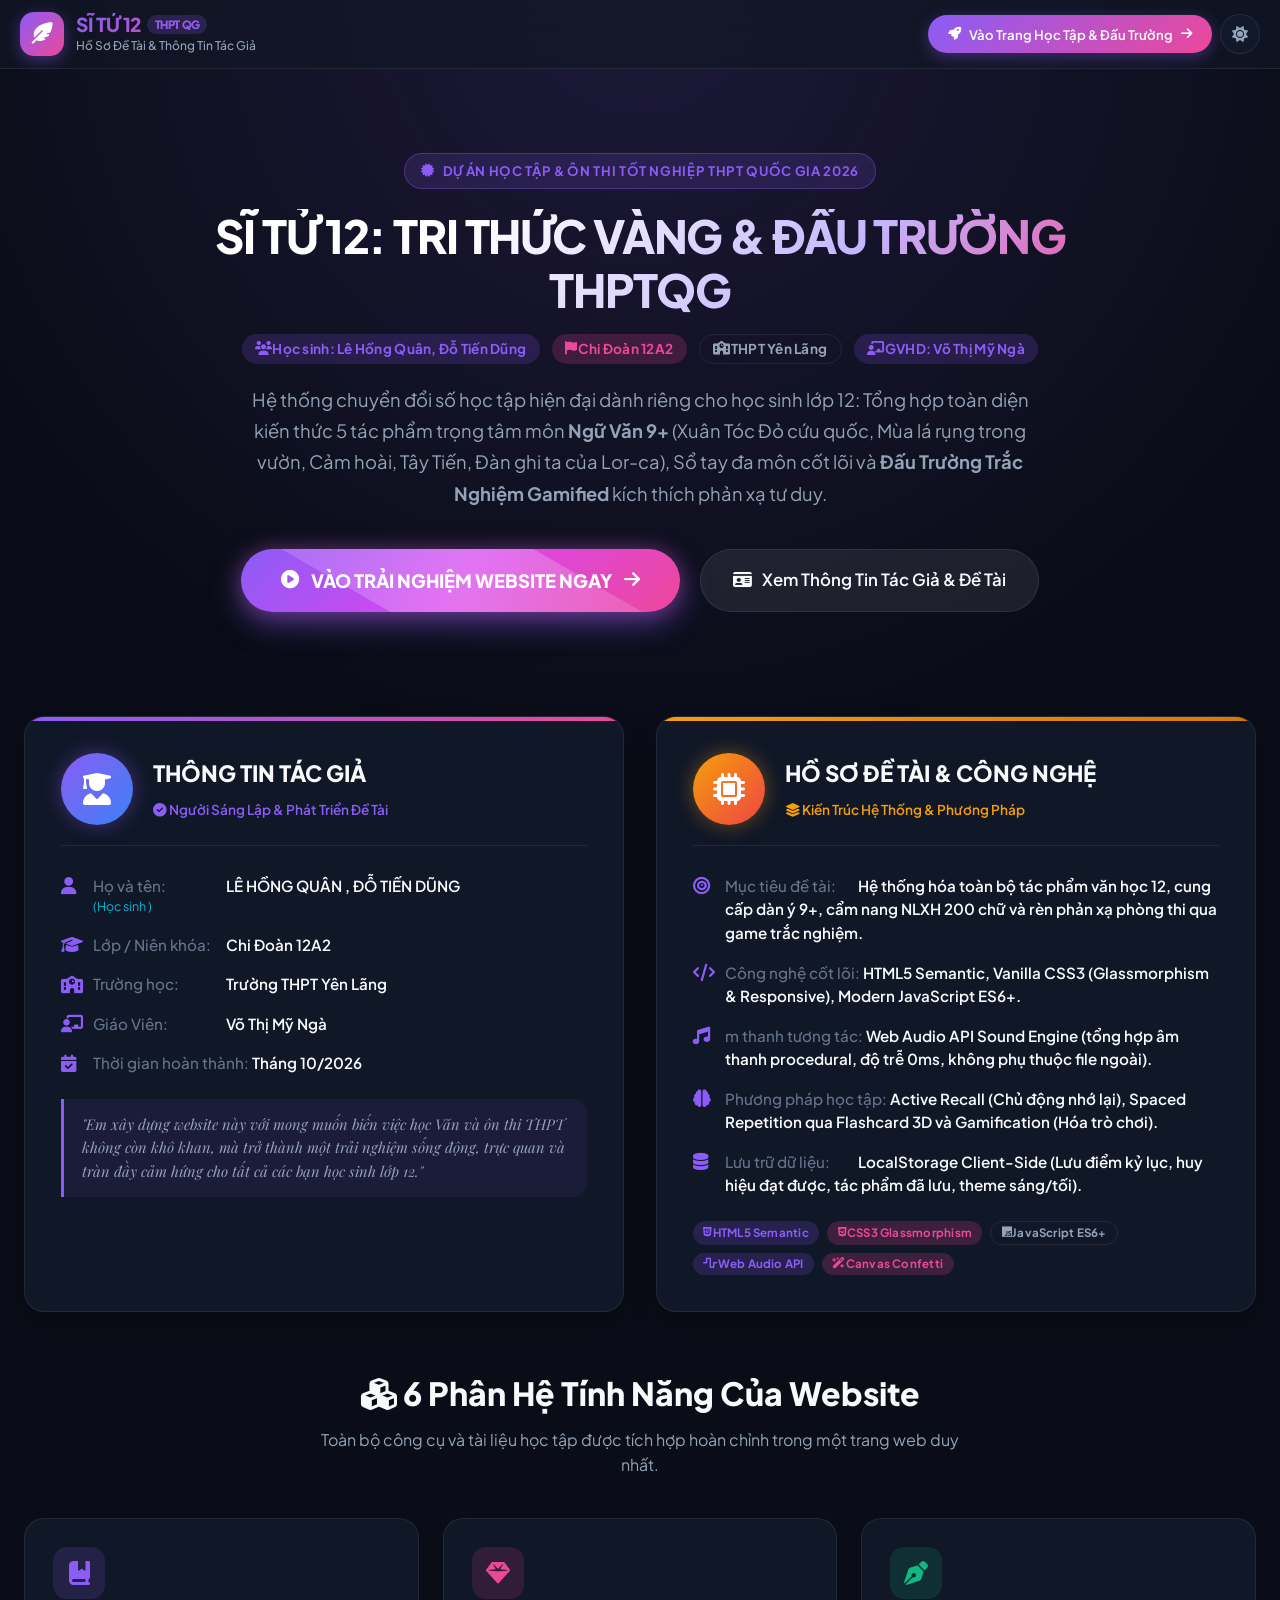
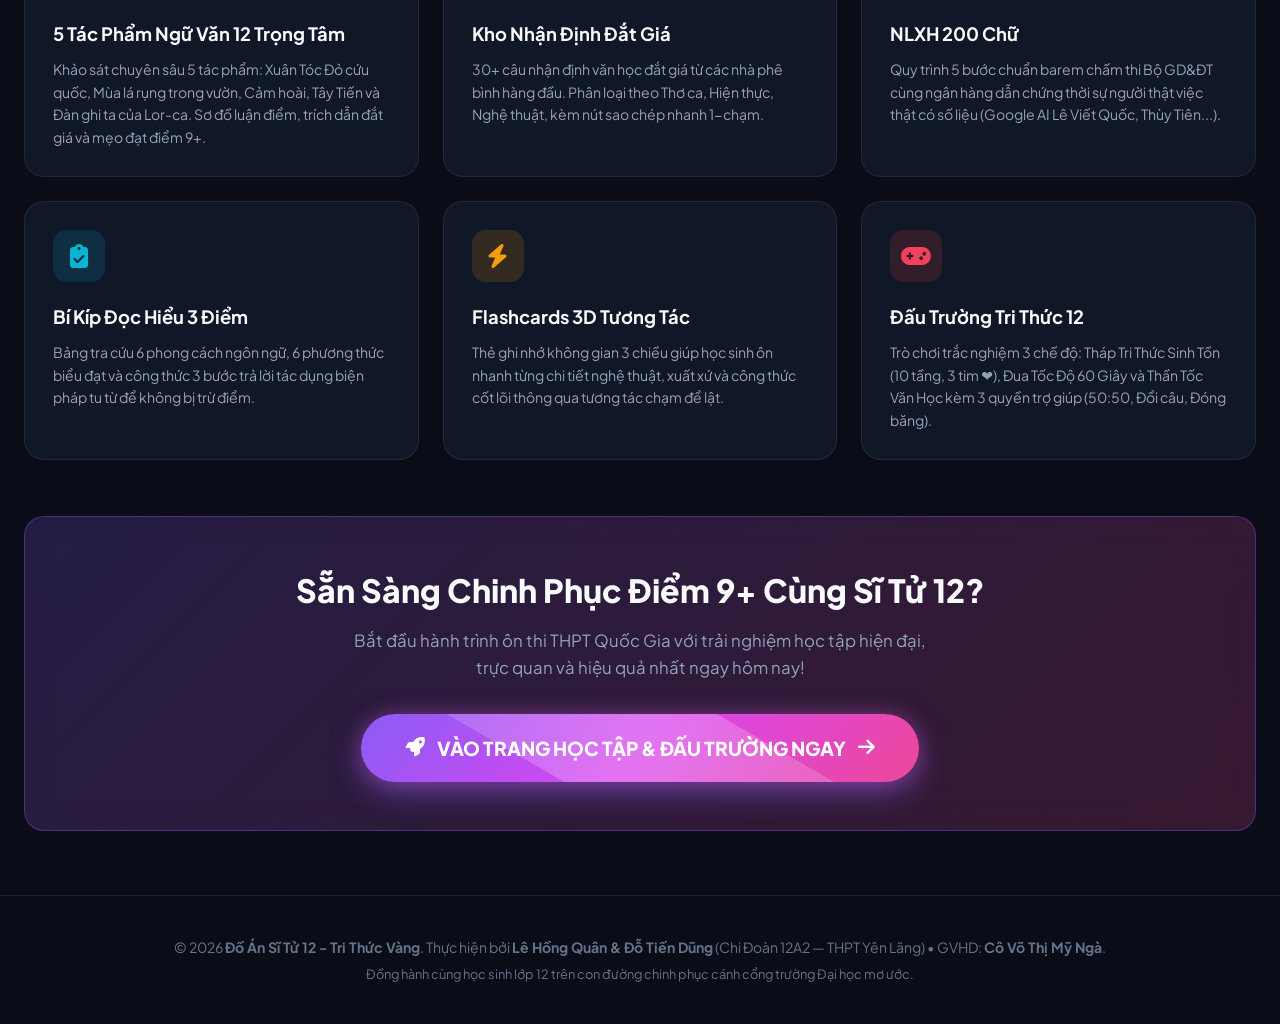
<file: index.html>
<!DOCTYPE html>
<html lang="vi" data-theme="dark">

<head>
  <meta charset="UTF-8">
  <meta name="viewport" content="width=device-width, initial-scale=1.0">
  <title>Thông Tin Tác Giả & Giới Thiệu Đề Tài - Sĩ Tử 12</title>
  <meta name="description"
    content="Trang giới thiệu thông tin tác giả và tổng quan đề tài: Sĩ Tử 12 - Tri Thức Vàng & Đấu Trường THPT Quốc Gia.">

  <!-- Google Fonts -->
  <link rel="preconnect" href="https://fonts.googleapis.com">
  <link rel="preconnect" href="https://fonts.gstatic.com" crossorigin>
  <link
    href="https://fonts.googleapis.com/css2?family=Playfair+Display:ital,wght@0,600;0,700;1,400;1,600&family=Plus+Jakarta+Sans:wght@400;500;600;700;800&display=swap"
    rel="stylesheet">

  <!-- Font Awesome Icons -->
  <link rel="stylesheet" href="https://cdnjs.cloudflare.com/ajax/libs/font-awesome/6.5.1/css/all.min.css">

  <!-- Main Stylesheet -->
  <link rel="stylesheet" href="css/style.css">
</head>

<body>
  <!-- Ambient Glow Background -->
  <div class="ambient-glow"></div>

  <!-- Header -->
  <header class="app-header">
    <div class="header-container">
      <div class="logo-wrapper">
        <div class="logo-icon">
          <i class="fas fa-feather-pointed"></i>
        </div>
        <div class="logo-text">
          <h1>SĨ TỬ 12 <span class="badge-year">THPT QG</span></h1>
          <p>Hồ Sơ Đề Tài & Thông Tin Tác Giả</p>
        </div>
      </div>

      <!-- Action Buttons -->
      <div class="header-actions">
        <a href="app.html" class="btn btn-primary btn-sm" style="text-decoration: none; padding: 0.55rem 1.25rem;">
          <i class="fas fa-rocket"></i> Vào Trang Học Tập & Đấu Trường <i class="fas fa-arrow-right"></i>
        </a>
        <button class="btn-icon" id="theme-toggle-btn" title="Chuyển chế độ Sáng/Tối">
          <i class="fas fa-sun"></i>
        </button>
      </div>
    </div>
  </header>

  <!-- Main Showcase Container -->
  <main class="app-main">
    <!-- Hero Section -->
    <section class="author-hero-section">
      <div class="project-badge-pill">
        <i class="fas fa-certificate"></i> DỰ ÁN HỌC TẬP & ÔN THI TỐT NGHIỆP THPT QUỐC GIA 2026
      </div>

      <h1 class="author-hero-title">
        SĨ TỬ 12: TRI THỨC VÀNG & ĐẤU TRƯỜNG THPTQG
      </h1>

      <div style="display: flex; flex-wrap: wrap; justify-content: center; gap: 0.75rem; margin-bottom: 1.25rem;">
        <span class="badge badge-primary" style="font-size: 0.85rem; padding: 0.35rem 0.85rem;"><i class="fas fa-users"></i> Học sinh: Lê Hồng Quân, Đỗ Tiến Dũng</span>
        <span class="badge badge-accent" style="font-size: 0.85rem; padding: 0.35rem 0.85rem;"><i class="fas fa-flag"></i> Chi Đoàn 12A2</span>
        <span class="badge badge-outline" style="font-size: 0.85rem; padding: 0.35rem 0.85rem;"><i class="fas fa-school"></i> THPT Yên Lãng</span>
        <span class="badge badge-primary" style="font-size: 0.85rem; padding: 0.35rem 0.85rem;"><i class="fas fa-chalkboard-user"></i> GVHD: Võ Thị Mỹ Ngà</span>
      </div>

      <p class="author-hero-subtitle">
        Hệ thống chuyển đổi số học tập hiện đại dành riêng cho học sinh lớp 12: Tổng hợp toàn diện kiến thức 5 tác phẩm trọng tâm môn <strong>Ngữ Văn 9+</strong> (Xuân Tóc Đỏ cứu quốc, Mùa lá rụng trong vườn, Cảm hoài, Tây Tiến, Đàn ghi ta của Lor-ca), Sổ tay đa môn cốt lõi và <strong>Đấu Trường Trắc Nghiệm Gamified</strong> kích thích phản xạ tư duy.
      </p>

      <!-- Huge CTA Buttons -->
      <div class="hero-cta-group">
        <a href="app.html" class="btn-hero-cta">
          <i class="fas fa-play-circle"></i> VÀO TRẢI NGHIỆM WEBSITE NGAY <i class="fas fa-arrow-right"></i>
        </a>
        <a href="#author-dossier" class="btn-hero-secondary">
          <i class="fas fa-id-card"></i> Xem Thông Tin Tác Giả & Đề Tài
        </a>
      </div>
    </section>

    <!-- Dossier Section: 2 Columns (Author Info & Project Specs) -->
    <section class="dossier-grid" id="author-dossier">
      <!-- 1. THẺ THÔNG TIN TÁC GIẢ -->
      <div class="dossier-card author-card">
        <div class="dossier-header">
          <div class="author-avatar-circle">
            <i class="fas fa-user-graduate"></i>
          </div>
          <div class="dossier-title-box">
            <h3>THÔNG TIN TÁC GIẢ</h3>
            <span class="dossier-tagline"><i class="fas fa-check-circle"></i> Người Sáng Lập & Phát Triển Đề Tài</span>
          </div>
        </div>

        <div class="info-rows-list">
          <div class="info-row">
            <i class="fas fa-user"></i>
            <div>
              <span class="label">Họ và tên:</span>
              <span class="val">LÊ HỒNG QUÂN , ĐỖ TIẾN DŨNG</span>
              <span style="font-size: 0.78rem; color: var(--accent-cyan); display: block;">(Học sinh )</span>
            </div>
          </div>

          <div class="info-row">
            <i class="fas fa-graduation-cap"></i>
            <div>
              <span class="label">Lớp / Niên khóa:</span>
              <span class="val">Chi Đoàn 12A2</span>
            </div>
          </div>

          <div class="info-row">
            <i class="fas fa-school"></i>
            <div>
              <span class="label">Trường học:</span>
              <span class="val">Trường THPT Yên Lãng</span>
            </div>
          </div>

          <div class="info-row">
            <i class="fas fa-chalkboard-user"></i>
            <div>
              <span class="label">Giáo Viên:</span>
              <span class="val">Võ Thị Mỹ Ngà</span>
            </div>
          </div>

          <!-- <div class="info-row">
            <i class="fas fa-laptop-code"></i>
            <div>
              <span class="label">Vai trò chính:</span>
              <span class="val">Thiết kế UI/UX, Phát triển Frontend & Game Engine</span>
            </div>
          </div> -->

          <div class="info-row">
            <i class="fas fa-calendar-check"></i>
            <div>
              <span class="label">Thời gian hoàn thành:</span>
              <span class="val">Tháng 10/2026</span>
            </div>
          </div>
        </div>

        <div class="quote-motto">
          "Em xây dựng website này với mong muốn biến việc học Văn và ôn thi THPT không còn khô khan, mà trở thành một
          trải nghiệm sống động, trực quan và tràn đầy cảm hứng cho tất cả các bạn học sinh lớp 12."
        </div>
      </div>

      <!-- 2. HỒ SƠ ĐỀ TÀI & CÔNG NGHỆ -->
      <div class="dossier-card project-card">
        <div class="dossier-header">
          <div class="project-icon-circle">
            <i class="fas fa-microchip"></i>
          </div>
          <div class="dossier-title-box">
            <h3>HỒ SƠ ĐỀ TÀI & CÔNG NGHỆ</h3>
            <span class="dossier-tagline" style="color: var(--accent-amber);"><i class="fas fa-layer-group"></i> Kiến
              Trúc Hệ Thống & Phương Pháp</span>
          </div>
        </div>

        <div class="info-rows-list">
          <div class="info-row">
            <i class="fas fa-bullseye"></i>
            <div>
              <span class="label">Mục tiêu đề tài:</span>
              <span class="val">Hệ thống hóa toàn bộ tác phẩm văn học 12, cung cấp dàn ý 9+, cẩm nang NLXH 200 chữ và
                rèn phản xạ phòng thi qua game trắc nghiệm.</span>
            </div>
          </div>

          <div class="info-row">
            <i class="fas fa-code"></i>
            <div>
              <span class="label">Công nghệ cốt lõi:</span>
              <span class="val">HTML5 Semantic, Vanilla CSS3 (Glassmorphism & Responsive), Modern JavaScript
                ES6+.</span>
            </div>
          </div>

          <div class="info-row">
            <i class="fas fa-music"></i>
            <div>
              <span class="label">m thanh tương tác:</span>
              <span class="val">Web Audio API Sound Engine (tổng hợp âm thanh procedural, độ trễ 0ms, không phụ thuộc
                file ngoài).</span>
            </div>
          </div>

          <div class="info-row">
            <i class="fas fa-brain"></i>
            <div>
              <span class="label">Phương pháp học tập:</span>
              <span class="val">Active Recall (Chủ động nhớ lại), Spaced Repetition qua Flashcard 3D và Gamification
                (Hóa trò chơi).</span>
            </div>
          </div>

          <div class="info-row">
            <i class="fas fa-database"></i>
            <div>
              <span class="label">Lưu trữ dữ liệu:</span>
              <span class="val">LocalStorage Client-Side (Lưu điểm kỷ lục, huy hiệu đạt được, tác phẩm đã lưu, theme
                sáng/tối).</span>
            </div>
          </div>
        </div>

        <!-- Tech Stack Badges -->
        <div style="margin-top: 1.5rem; display: flex; flex-wrap: wrap; gap: 0.5rem;">
          <span class="badge badge-primary"><i class="fab fa-html5"></i> HTML5 Semantic</span>
          <span class="badge badge-accent"><i class="fab fa-css3-alt"></i> CSS3 Glassmorphism</span>
          <span class="badge badge-outline"><i class="fab fa-js"></i> JavaScript ES6+</span>
          <span class="badge badge-primary"><i class="fas fa-wave-square"></i> Web Audio API</span>
          <span class="badge badge-accent"><i class="fas fa-wand-magic-sparkles"></i> Canvas Confetti</span>
        </div>
      </div>
    </section>

    <!-- 6 Feature Pillars -->
    <section>
      <h2 class="features-section-title"><i class="fas fa-cubes"></i> 6 Phân Hệ Tính Năng Của Website</h2>
      <p class="features-section-desc">Toàn bộ công cụ và tài liệu học tập được tích hợp hoàn chỉnh trong một trang web
        duy nhất.</p>

      <div class="author-features-grid">
        <div class="author-feat-card">
          <div class="feat-icon-box"><i class="fas fa-book-bookmark"></i></div>
          <h4>5 Tác Phẩm Ngữ Văn 12 Trọng Tâm</h4>
          <p>Khảo sát chuyên sâu 5 tác phẩm: Xuân Tóc Đỏ cứu quốc, Mùa lá rụng trong vườn, Cảm hoài, Tây Tiến và Đàn ghi ta của Lor-ca. Sơ đồ luận điểm, trích dẫn đắt giá và mẹo đạt điểm 9+.</p>
        </div>

        <div class="author-feat-card">
          <div class="feat-icon-box" style="background: rgba(236, 72, 153, 0.15); color: var(--accent-secondary);"><i
              class="fas fa-gem"></i></div>
          <h4>Kho Nhận Định Đắt Giá</h4>
          <p>30+ câu nhận định văn học đắt giá từ các nhà phê bình hàng đầu. Phân loại theo Thơ ca, Hiện thực, Nghệ
            thuật, kèm nút sao chép nhanh 1-chạm.</p>
        </div>

        <div class="author-feat-card">
          <div class="feat-icon-box" style="background: rgba(16, 185, 129, 0.15); color: var(--accent-emerald);"><i
              class="fas fa-pen-nib"></i></div>
          <h4>NLXH 200 Chữ</h4>
          <p>Quy trình 5 bước chuẩn barem chấm thi Bộ GD&ĐT cùng ngân hàng dẫn chứng thời sự người thật việc thật có số
            liệu (Google AI Lê Viết Quốc, Thùy Tiên...).</p>
        </div>

        <div class="author-feat-card">
          <div class="feat-icon-box" style="background: rgba(6, 182, 212, 0.15); color: var(--accent-cyan);"><i
              class="fas fa-clipboard-check"></i></div>
          <h4>Bí Kíp Đọc Hiểu 3 Điểm</h4>
          <p>Bảng tra cứu 6 phong cách ngôn ngữ, 6 phương thức biểu đạt và công thức 3 bước trả lời tác dụng biện pháp
            tu từ để không bị trừ điểm.</p>
        </div>

        <div class="author-feat-card">
          <div class="feat-icon-box" style="background: rgba(245, 158, 11, 0.15); color: var(--accent-amber);"><i
              class="fas fa-bolt"></i></div>
          <h4>Flashcards 3D Tương Tác</h4>
          <p>Thẻ ghi nhớ không gian 3 chiều giúp học sinh ôn nhanh từng chi tiết nghệ thuật, xuất xứ và công thức cốt
            lõi thông qua tương tác chạm để lật.</p>
        </div>

        <div class="author-feat-card">
          <div class="feat-icon-box" style="background: rgba(239, 68, 68, 0.15); color: var(--accent-rose);"><i
              class="fas fa-gamepad"></i></div>
          <h4>Đấu Trường Tri Thức 12</h4>
          <p>Trò chơi trắc nghiệm 3 chế độ: Tháp Tri Thức Sinh Tồn (10 tầng, 3 tim ❤️), Đua Tốc Độ 60 Giây và Thần Tốc
            Văn Học kèm 3 quyền trợ giúp (50:50, Đổi câu, Đóng băng).</p>
        </div>
      </div>
    </section>

    <!-- Bottom CTA Banner -->
    <section class="author-cta-banner">
      <h3>Sẵn Sàng Chinh Phục Điểm 9+ Cùng Sĩ Tử 12?</h3>
      <p>Bắt đầu hành trình ôn thi THPT Quốc Gia với trải nghiệm học tập hiện đại, trực quan và hiệu quả nhất ngay hôm
        nay!</p>
      <a href="app.html" class="btn-hero-cta" style="font-size: 1.2rem; padding: 1.15rem 2.8rem;">
        <i class="fas fa-rocket"></i> VÀO TRANG HỌC TẬP & ĐẤU TRƯỜNG NGAY <i class="fas fa-arrow-right"></i>
      </a>
    </section>
  </main>

  <!-- Footer -->
  <footer class="app-footer">
    <p>© 2026 <strong>Đồ Án Sĩ Tử 12 - Tri Thức Vàng</strong>. Thực hiện bởi <strong>Lê Hồng Quân & Đỗ Tiến Dũng</strong> (Chi Đoàn 12A2 — THPT Yên Lãng) • GVHD: <strong>Cô Võ Thị Mỹ Ngà</strong>.</p>
    <p style="margin-top: 0.35rem; font-size: 0.8rem; color: var(--text-muted);">Đồng hành cùng học sinh lớp 12 trên con
      đường chinh phục cánh cổng trường Đại học mơ ước.</p>
  </footer>

  <!-- Theme Script -->
  <script>
    // Theme toggle
    const themeBtn = document.getElementById('theme-toggle-btn');
    const savedTheme = localStorage.getItem('theme_preference') || 'dark';
    document.documentElement.setAttribute('data-theme', savedTheme);
    updateThemeIcon(savedTheme);

    if (themeBtn) {
      themeBtn.addEventListener('click', () => {
        const cur = document.documentElement.getAttribute('data-theme') || 'dark';
        const next = cur === 'dark' ? 'light' : 'dark';
        document.documentElement.setAttribute('data-theme', next);
        localStorage.setItem('theme_preference', next);
        updateThemeIcon(next);
      });
    }

    function updateThemeIcon(theme) {
      const icon = document.querySelector('#theme-toggle-btn i');
      if (!icon) return;
      icon.className = theme === 'dark' ? 'fas fa-sun' : 'fas fa-moon';
    }
  </script>
</body>

</html>
</file>
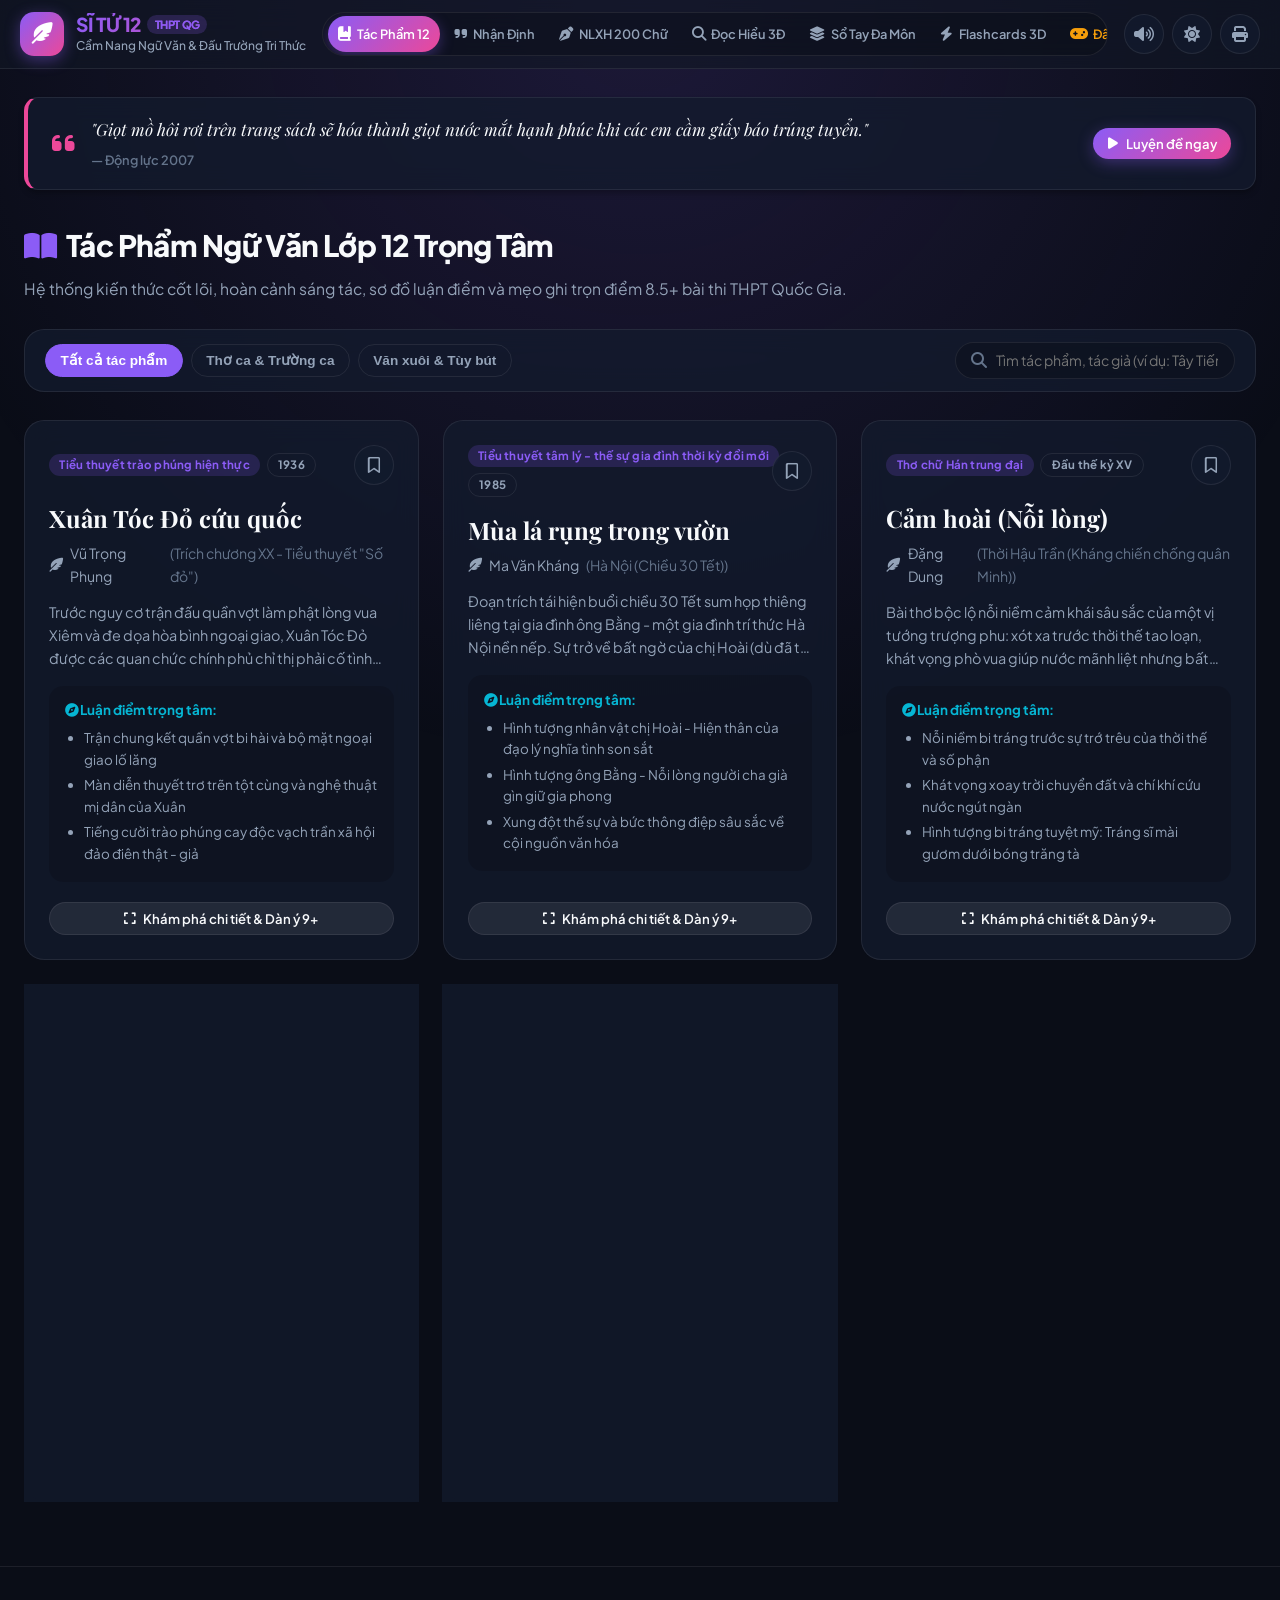
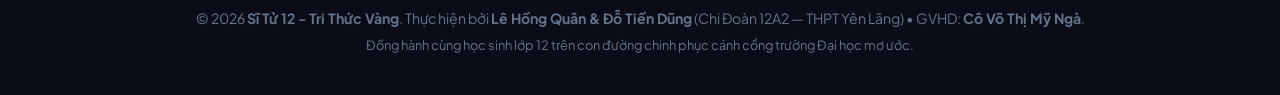
<file: app.html>
<!DOCTYPE html>
<html lang="vi" data-theme="dark">

<head>
  <meta charset="UTF-8">
  <meta name="viewport" content="width=device-width, initial-scale=1.0">
  <title>Sĩ Tử 12 - Tổng Hợp Kiến Thức Ngữ Văn & Đấu Trường Tri Thức THPTQG</title>
  <meta name="description"
    content="Trang web tổng hợp kiến thức trọng tâm môn Ngữ Văn lớp 12, sổ tay công thức đa môn và trò chơi Đấu Trường Tri Thức chinh phục điểm 9-10 kỳ thi tốt nghiệp THPT.">

  <!-- Google Fonts -->
  <link rel="preconnect" href="https://fonts.googleapis.com">
  <link rel="preconnect" href="https://fonts.gstatic.com" crossorigin>
  <link
    href="https://fonts.googleapis.com/css2?family=Playfair+Display:ital,wght@0,600;0,700;1,400;1,600&family=Plus+Jakarta+Sans:wght@400;500;600;700;800&display=swap"
    rel="stylesheet">

  <!-- Font Awesome Icons -->
  <link rel="stylesheet" href="https://cdnjs.cloudflare.com/ajax/libs/font-awesome/6.5.1/css/all.min.css">

  <!-- Main Stylesheet -->
  <link rel="stylesheet" href="css/style.css">
</head>

<body>
  <!-- Ambient Glow Background -->
  <div class="ambient-glow"></div>

  <!-- Confetti Canvas -->
  <canvas id="confetti-canvas"></canvas>

  <!-- Main Header -->
  <header class="app-header">
    <div class="header-container">
      <div class="logo-wrapper" onclick="location.reload()">
        <div class="logo-icon">
          <i class="fas fa-feather-pointed"></i>
        </div>
        <div class="logo-text">
          <h1>SĨ TỬ 12 <span class="badge-year">THPT QG</span></h1>
          <p>Cẩm Nang Ngữ Văn & Đấu Trường Tri Thức</p>
        </div>
      </div>

      <!-- Navigation Tabs -->
      <nav class="main-nav" id="main-nav">
        <button class="nav-tab-btn active" data-target="works-pane">
          <i class="fas fa-book-bookmark"></i> Tác Phẩm 12
        </button>
        <button class="nav-tab-btn" data-target="quotes-pane">
          <i class="fas fa-quote-right"></i> Nhận Định
        </button>
        <button class="nav-tab-btn" data-target="nlxh-pane">
          <i class="fas fa-pen-nib"></i> NLXH 200 Chữ
        </button>
        <button class="nav-tab-btn" data-target="doc-hieu-pane">
          <i class="fas fa-magnifying-glass"></i> Đọc Hiểu 3Đ
        </button>
        <button class="nav-tab-btn" data-target="multi-sub-pane">
          <i class="fas fa-layer-group"></i> Sổ Tay Đa Môn
        </button>
        <button class="nav-tab-btn" data-target="flashcards-pane">
          <i class="fas fa-bolt"></i> Flashcards 3D
        </button>
        <button class="nav-tab-btn highlight-game" data-target="game-pane">
          <i class="fas fa-gamepad"></i> Đấu Trường 12
        </button>
        <button class="nav-tab-btn" data-target="achievements-pane">
          <i class="fas fa-medal"></i> Bảng Vàng
        </button>
        <a href="index.html" class="nav-tab-btn author-link" title="Xem thông tin người làm đề tài">
          <i class="fas fa-user-graduate"></i> Tác Giả
        </a>
      </nav>

      <!-- Action Buttons -->
      <div class="header-actions">
        <button class="btn-icon" id="sound-toggle-btn" title="Bật/Tắt âm thanh">
          <i class="fas fa-volume-high"></i>
        </button>
        <button class="btn-icon" id="theme-toggle-btn" title="Chuyển chế độ Sáng/Tối">
          <i class="fas fa-sun"></i>
        </button>
        <button class="btn-icon" id="btn-print-notes" title="In đề cương ôn tập">
          <i class="fas fa-print"></i>
        </button>
        <button class="btn-icon mobile-menu-btn" id="mobile-menu-btn" title="Menu">
          <i class="fas fa-bars"></i>
        </button>
      </div>
    </div>
  </header>

  <!-- App Main Content -->
  <main class="app-main">
    <!-- Daily Motivation Banner -->
    <section class="daily-banner">
      <div class="daily-banner-content">
        <i class="fas fa-quote-left"></i>
        <div>
          <p class="quote-quote" id="daily-quote-text">"Kỷ luật hôm nay là điểm số 9+ của ngày mai."</p>
          <span class="quote-by" id="daily-quote-author">— Bí kíp Thủ Khoa</span>
        </div>
      </div>
      <button class="btn btn-primary btn-sm" onclick="document.querySelector('[data-target=\'game-pane\']').click()">
        <i class="fas fa-play"></i> Luyện đề ngay
      </button>
    </section>

    <!-- ========================================== -->
    <!-- TAB 1: TÁC PHẨM VĂN HỌC 12 TRỌNG TÂM      -->
    <!-- ========================================== -->
    <section class="tab-content-pane active" id="works-pane">
      <div class="section-header">
        <h2><i class="fas fa-book-open"></i> Tác Phẩm Ngữ Văn Lớp 12 Trọng Tâm</h2>
        <p>Hệ thống kiến thức cốt lõi, hoàn cảnh sáng tác, sơ đồ luận điểm và mẹo ghi trọn điểm 8.5+ bài thi THPT Quốc
          Gia.</p>
      </div>

      <!-- Filter & Search Bar -->
      <div class="filter-bar">
        <div class="filter-group">
          <button class="filter-btn genre-filter-btn active" data-genre="all">Tất cả tác phẩm</button>
          <button class="filter-btn genre-filter-btn" data-genre="poetry">Thơ ca & Trường ca</button>
          <button class="filter-btn genre-filter-btn" data-genre="prose">Văn xuôi & Tùy bút</button>
        </div>
        <div class="search-box">
          <i class="fas fa-search"></i>
          <input type="text" id="work-search-input" class="search-input"
            placeholder="Tìm tác phẩm, tác giả (ví dụ: Tây Tiến, Xuân Tóc Đỏ, Lor-ca...)">
        </div>
      </div>

      <!-- Works Cards Grid -->
      <div class="grid-cards" id="literature-works-grid">
        <!-- Javascript renders works here -->
      </div>
    </section>

    <!-- ========================================== -->
    <!-- TAB 2: NHẬN ĐỊNH VĂN HỌC ĐẮT GIÁ          -->
    <!-- ========================================== -->
    <section class="tab-content-pane" id="quotes-pane">
      <div class="section-header">
        <h2><i class="fas fa-gem"></i> Kho Nhận Định Văn Học Đắt Giá</h2>
        <p>Tuyển tập những câu nhận định kinh điển từ các nhà phê bình, danh nhân văn học để trích dẫn vào Mở bài, Kết
          bài và Bình luận nâng cao.</p>
      </div>

      <div class="filter-bar">
        <div class="filter-group">
          <button class="filter-btn quote-filter-btn active" data-cat="all">Tất cả chủ đề</button>
          <button class="filter-btn quote-filter-btn" data-cat="thơ">Về Thơ ca</button>
          <button class="filter-btn quote-filter-btn" data-cat="hiện thực">Hiện thực & Cuộc sống</button>
          <button class="filter-btn quote-filter-btn" data-cat="nghệ thuật">Nghệ thuật chân chính</button>
          <button class="filter-btn quote-filter-btn" data-cat="phong cách">Phong cách tác giả</button>
        </div>
      </div>

      <div class="grid-cards" id="quotes-container">
        <!-- Javascript renders quotes here -->
      </div>
    </section>

    <!-- ========================================== -->
    <!-- TAB 3: NGHỊ LUẬN XÃ HỘI (200 CHỮ)         -->
    <!-- ========================================== -->
    <section class="tab-content-pane" id="nlxh-pane">
      <div class="section-header">
        <h2><i class="fas fa-feather-pointed"></i> Cẩm Nang Nghị Luận Xã Hội (Đoạn Văn 200 Chữ)</h2>
        <p>Mô hình 5 bước vàng chuẩn barem chấm Bộ GD&ĐT cùng kho dẫn chứng thời sự chọn lọc giúp đạt trọn 1.75 - 2.0
          điểm.</p>
      </div>

      <!-- 5-Step Formula -->
      <h3 class="section-title"><i class="fas fa-route"></i> Quy Trình 5 Bước Viết Đoạn Văn 200 Chữ</h3>
      <div class="steps-grid" id="nlxh-steps">
        <!-- Rendered by JS -->
      </div>

      <!-- Real-world Evidence Bank -->
      <h3 class="section-title"><i class="fas fa-star"></i> Kho Dẫn Chứng Thời Sự Tiêu Biểu</h3>
      <div class="evidence-grid" id="nlxh-evidence">
        <!-- Rendered by JS -->
      </div>

      <!-- Important Rules -->
      <div class="exam-tip-box">
        <i class="fas fa-triangle-exclamation"></i>
        <div>
          <strong>3 Quy tắc bất di bất dịch phòng thi:</strong>
          <ul style="margin-top: 0.35rem; padding-left: 1.2rem;">
            <li>Tuyệt đối KHÔNG xuống dòng: Đoạn văn 200 chữ chỉ viết trong một đoạn văn duy nhất. Xuống dòng bị trừ
              0.25 - 0.5 điểm hình thức!</li>
            <li>Dung lượng an toàn: Khoảng 2/3 đến 3/4 trang giấy thi (từ 18 đến 25 dòng).</li>
            <li>Dẫn chứng phải có số liệu, tên tuổi xác thực, mang tính thời sự hoặc truyền cảm hứng mạnh mẽ.</li>
          </ul>
        </div>
      </div>
    </section>

    <!-- ========================================== -->
    <!-- TAB 4: BÍ KÍP ĐỌC HIỂU (3 ĐIỂM)           -->
    <!-- ========================================== -->
    <section class="tab-content-pane" id="doc-hieu-pane">
      <div class="section-header">
        <h2><i class="fas fa-clipboard-check"></i> Bí Kíp Trọng Tâm Phần Đọc Hiểu</h2>
        <p>Bảng nhận diện nhanh 6 Phong cách ngôn ngữ, 6 Phương thức biểu đạt và công thức trả lời câu hỏi tác dụng biện
          pháp tu từ.</p>
      </div>

      <div class="doc-hieu-grid" id="doc-hieu-container">
        <!-- Rendered by JS -->
      </div>
    </section>

    <!-- ========================================== -->
    <!-- TAB 5: SỔ TAY CÔNG THỨC ĐA MÔN            -->
    <!-- ========================================== -->
    <section class="tab-content-pane" id="multi-sub-pane">
      <div class="section-header">
        <h2><i class="fas fa-atom"></i> Sổ Tay Kiến Thức Đa Môn THPT Quốc Gia</h2>
        <p>Tổng hợp nhanh công thức và mẹo nhớ cốt lõi cho các môn Toán, Vật lí, Hóa học, Tiếng Anh, Sinh học và Lịch
          sử.</p>
      </div>

      <div class="multi-sub-grid" id="multi-subject-container">
        <!-- Rendered by JS -->
      </div>
    </section>

    <!-- ========================================== -->
    <!-- TAB 6: FLASHCARDS 3D TƯƠNG TÁC            -->
    <!-- ========================================== -->
    <section class="tab-content-pane" id="flashcards-pane">
      <div class="section-header" style="text-align: center; align-items: center;">
        <h2><i class="fas fa-bolt"></i> Thẻ Ghi Nhớ Flashcards 3D</h2>
        <p>Nhấp vào thẻ để lật xem đáp án và gợi ý. Ôn tập nhanh từng chi tiết nghệ thuật và công thức đắt giá.</p>
      </div>

      <div class="flashcards-container">
        <div class="flashcard-3d" id="flashcard-element">
          <!-- Front Face -->
          <div class="card-face card-front">
            <div class="card-header-meta">
              <span class="badge badge-primary" id="fc-subject-badge">Ngữ văn 12</span>
              <span class="card-prompt-hint"><i class="fas fa-rotate"></i> Chạm để lật thẻ</span>
            </div>
            <div class="card-main-content">
              <h3 id="fc-question">Nội dung câu hỏi flashcard...</h3>
            </div>
            <div class="card-footer-action">
              <span><i class="fas fa-hand-pointer"></i> Nhấn để xem câu trả lời</span>
            </div>
          </div>

          <!-- Back Face -->
          <div class="card-face card-back">
            <div class="card-header-meta">
              <span class="badge badge-accent">Đáp Án Chi Tiết</span>
              <span class="card-prompt-hint"><i class="fas fa-rotate"></i> Chạm để quay lại</span>
            </div>
            <div class="card-main-content">
              <p class="card-answer-text" id="fc-answer">Nội dung câu trả lời...</p>
              <p class="card-hint-text" id="fc-hint">💡 Gợi ý nhớ nhanh</p>
            </div>
            <div class="card-footer-action">
              <span><i class="fas fa-check"></i> Đã ghi nhớ</span>
            </div>
          </div>
        </div>

        <!-- Controls -->
        <div class="flashcard-controls">
          <button class="btn btn-secondary" id="fc-prev" title="Thẻ trước">
            <i class="fas fa-chevron-left"></i> Thẻ trước
          </button>
          <span class="fc-counter-badge" id="fc-counter">1 / 10</span>
          <button class="btn btn-secondary" id="fc-next" title="Thẻ tiếp theo">
            Thẻ kế tiếp <i class="fas fa-chevron-right"></i>
          </button>
        </div>
      </div>
    </section>

    <!-- ========================================== -->
    <!-- TAB 7: ĐẤU TRƯỜNG TRI THỨC 12 (TRÒ CHƠI)   -->
    <!-- ========================================== -->
    <section class="tab-content-pane" id="game-pane">
      <div class="game-wrapper">
        <!-- 1. GAME LOBBY -->
        <div class="game-lobby" id="game-lobby">
          <div class="game-lobby-hero">
            <h2>🏆 ĐẤU TRƯỜNG TRI THỨC 12</h2>
            <p>Thử thách bản lĩnh sĩ tử với câu hỏi trắc nghiệm mô phỏng đề thi THPT Quốc Gia & chuyên sâu Văn học.</p>
          </div>

          <div class="game-modes-grid">
            <!-- Mode 1: Tháp Tri Thức -->
            <div class="mode-card">
              <div class="mode-icon"><i class="fas fa-dungeon"></i></div>
              <h3>Tháp Tri Thức</h3>
              <p>Chinh phục 10 tầng tháp thử thách với 3 mạng sống. Độ khó tăng dần kết hợp combo nhân điểm số!</p>
              <button class="btn btn-gold" onclick="gameEngine.startGame('tower')">
                <i class="fas fa-play"></i> Vượt Tháp
              </button>
            </div>

            <!-- Mode 2: Đua Tốc Độ 60s -->
            <div class="mode-card">
              <div class="mode-icon"><i class="fas fa-stopwatch-20"></i></div>
              <h3>Đua Tốc Độ 60s</h3>
              <p>Thử thách phản xạ cực nhanh dưới áp lực đồng hồ 60 giây. Trả lời càng nhiều điểm càng cao!</p>
              <button class="btn btn-primary" onclick="gameEngine.startGame('speedrun')">
                <i class="fas fa-bolt"></i> Bắt Đầu Đua
              </button>
            </div>

            <!-- Mode 3: Chuyên Sâu Ngữ Văn -->
            <div class="mode-card">
              <div class="mode-icon"><i class="fas fa-book-journal-whills"></i></div>
              <h3>Thần Tốc Văn Học</h3>
              <p>100% câu hỏi chuyên sâu về tác phẩm, tác giả, hình tượng nhân vật và nghệ thuật thi ca lớp 12.</p>
              <button class="btn btn-secondary" onclick="gameEngine.startGame('literature')">
                <i class="fas fa-feather-pointed"></i> Thách Đấu Văn
              </button>
            </div>
          </div>

          <!-- High Score Bar -->
          <div class="stats-summary-bar">
            <div class="stat-item">
              <span class="stat-label">Kỷ lục Tháp Tri Thức</span>
              <span class="stat-number" id="best-tower-score">0</span>
            </div>
            <div class="stat-item">
              <span class="stat-label">Kỷ lục Đua Tốc Độ</span>
              <span class="stat-number" id="best-speed-score">0</span>
            </div>
            <div class="stat-item">
              <span class="stat-label">Kỷ lục Thần Tốc Văn</span>
              <span class="stat-number" id="best-lit-score">0</span>
            </div>
            <div class="stat-item">
              <span class="stat-label">Huy hiệu đạt được</span>
              <span class="stat-number" id="achievements-count">0/8</span>
            </div>
          </div>
        </div>

        <!-- 2. GAME ARENA (ACTIVE QUESTION) -->
        <div class="game-arena" id="game-arena" style="display: none;">
          <!-- Top Bar -->
          <div class="arena-topbar">
            <div class="arena-status-group">
              <span class="status-badge-item">Điểm: <strong id="game-score-val">0</strong></span>
              <span class="multiplier-badge" id="game-streak-val">x1.0</span>
              <span class="status-badge-item" id="game-floor-val">Tầng 1/10</span>
            </div>
            <div class="lives-container" id="game-lives-container">
              <!-- Rendered by JS -->
            </div>
            <button class="btn-icon btn-sm" onclick="gameEngine.backToLobby()" title="Thoát về sảnh">
              <i class="fas fa-xmark"></i>
            </button>
          </div>

          <!-- Timer Bar -->
          <div class="timer-container">
            <div class="timer-track">
              <div class="timer-bar" id="game-timer-bar"></div>
            </div>
            <span class="card-prompt-hint" id="game-timer-sec"
              style="position: absolute; right: 0; top: -1.3rem;">25s</span>
          </div>

          <!-- Question Box -->
          <div class="question-box">
            <div class="question-box-header">
              <span class="badge" id="game-sub-badge">Ngữ văn</span>
              <span class="card-prompt-hint">Dùng phím A, B, C, D trên bàn phím</span>
            </div>
            <h3 class="question-text" id="game-question-text">Câu hỏi đang tải...</h3>
          </div>

          <!-- Options Grid -->
          <div class="options-grid" id="game-options-container">
            <!-- Options rendered by JS -->
          </div>

          <!-- Lifelines Bar -->
          <div class="lifelines-bar">
            <button class="lifeline-btn" id="ll-5050" onclick="gameEngine.useHalfHalf()">
              <i class="fas fa-scissors"></i> 50:50
            </button>
            <button class="lifeline-btn" id="ll-swap" onclick="gameEngine.useSwap()">
              <i class="fas fa-arrows-rotate"></i> Đổi câu hỏi
            </button>
            <button class="lifeline-btn" id="ll-freeze" onclick="gameEngine.useFreeze()">
              <i class="fas fa-snowflake"></i> Đóng băng (+10s)
            </button>
          </div>

          <!-- Feedback Box -->
          <div class="game-feedback-box" id="game-feedback-box" style="display: none;">
            <h4 class="feedback-title" id="feedback-title">Chính xác!</h4>
            <p class="feedback-explanation" id="feedback-explanation">Giải thích chi tiết...</p>
            <p class="feedback-tip" id="feedback-tip">Mẹo nhớ...</p>
            <div class="feedback-footer">
              <button class="btn btn-primary" id="feedback-next-btn">
                Tiếp tục (Nhấn Enter) <i class="fas fa-arrow-right"></i>
              </button>
            </div>
          </div>
        </div>

        <!-- 3. GAME SUMMARY (GAME OVER / VICTORY) -->
        <div class="game-summary" id="game-summary" style="display: none;">
          <div class="game-summary-card">
            <i class="fas fa-trophy summary-trophy"></i>
            <h3 class="summary-title" id="summary-reason">Vượt Tháp Thành Công!</h3>
            <div class="summary-rank-badge" id="summary-rank-title">Thủ Khoa Toàn Quốc 🌟</div>

            <div class="summary-stats-grid">
              <div class="summary-stat-box">
                <span>Tổng Điểm</span>
                <strong id="summary-score">0</strong>
              </div>
              <div class="summary-stat-box">
                <span>Số Câu Đúng</span>
                <strong id="summary-correct">0 câu</strong>
              </div>
              <div class="summary-stat-box">
                <span>Chuỗi Bất Bại</span>
                <strong id="summary-streak">0 câu</strong>
              </div>
            </div>

            <!-- Wrong answers review -->
            <div id="summary-wrong-review">
              <!-- Rendered by JS -->
            </div>

            <div style="margin-top: 2rem; display: flex; gap: 1rem; justify-content: center;">
              <button class="btn btn-gold" id="btn-play-again">
                <i class="fas fa-rotate-right"></i> Chơi lại ngay
              </button>
              <button class="btn btn-secondary" id="btn-back-lobby">
                <i class="fas fa-house"></i> Về sảnh chờ
              </button>
            </div>
          </div>
        </div>
      </div>
    </section>

    <!-- ========================================== -->
    <!-- TAB 8: THÀNH TÍCH & BẢNG VÀNG             -->
    <!-- ========================================== -->
    <section class="tab-content-pane" id="achievements-pane">
      <div class="section-header">
        <h2><i class="fas fa-award"></i> Bảng Vàng & Hệ Thống Danh Hiệu Sĩ Tử</h2>
        <p>Bộ sưu tập các danh hiệu học bá đạt được khi ôn luyện và thi đấu trắc nghiệm.</p>
      </div>

      <div class="achievements-grid" id="achievements-grid">
        <!-- Rendered by JS -->
      </div>
    </section>
  </main>

  <!-- Modal Chi Tiết Tác Phẩm -->
  <div class="modal-overlay" id="work-detail-modal">
    <div class="modal-container">
      <button class="modal-close-btn" onclick="studyEngine.closeModal()" title="Đóng">
        <i class="fas fa-xmark"></i>
      </button>
      <div id="work-detail-content">
        <!-- Dynamic content rendered by JS -->
      </div>
    </div>
  </div>

  <!-- Footer -->
  <footer class="app-footer">
    <p>© 2026 <strong>Sĩ Tử 12 - Tri Thức Vàng</strong>. Thực hiện bởi <strong>Lê Hồng Quân & Đỗ Tiến Dũng</strong> (Chi Đoàn 12A2 — THPT Yên Lãng) • GVHD: <strong>Cô Võ Thị Mỹ Ngà</strong>.</p>
    <p style="margin-top: 0.35rem; font-size: 0.8rem; color: var(--text-muted);">Đồng hành cùng học sinh lớp 12 trên con đường chinh phục cánh cổng trường Đại học mơ ước.</p>
  </footer>

  <!-- Scripts -->
  <script src="js/data.js"></script>
  <script src="js/audio.js"></script>
  <script src="js/study.js"></script>
  <script src="js/game.js"></script>
  <script src="js/app.js"></script>
</body>

</html>
</file>
<file: css/style.css>
/* ====================================================================
   SĨ TỬ 12 - DESIGN SYSTEM & STYLESHEET
   Aesthetics: Modern Academic Cyber-Elegance, Glassmorphism, Responsive
   ==================================================================== */

@import url('https://fonts.googleapis.com/css2?family=Plus+Jakarta+Sans:wght@300;400;500;600;700;800&family=Playfair+Display:ital,wght@0,600;0,700;1,400;1,600&display=swap');

:root {
  /* Dark Mode Palette (Default) */
  --bg-primary: #0a0d17;
  --bg-secondary: #111726;
  --bg-card: rgba(19, 27, 46, 0.75);
  --bg-card-hover: rgba(28, 38, 64, 0.85);
  --bg-glass: rgba(17, 23, 38, 0.65);
  --border-subtle: rgba(255, 255, 255, 0.08);
  --border-focus: rgba(139, 92, 246, 0.5);

  --text-primary: #f8fafc;
  --text-secondary: #94a3b8;
  --text-muted: #64748b;

  --accent-primary: #8b5cf6;
  --accent-secondary: #ec4899;
  --accent-cyan: #06b6d4;
  --accent-emerald: #10b981;
  --accent-amber: #f59e0b;
  --accent-rose: #f43f5e;

  --grad-primary: linear-gradient(135deg, #8b5cf6 0%, #ec4899 100%);
  --grad-gold: linear-gradient(135deg, #f59e0b 0%, #d97706 100%);
  --grad-card: linear-gradient(180deg, rgba(255, 255, 255, 0.04) 0%, rgba(255, 255, 255, 0) 100%);
  --grad-glow: radial-gradient(circle at 50% 0%, rgba(139, 92, 246, 0.15) 0%, transparent 70%);

  --shadow-sm: 0 4px 6px -1px rgba(0, 0, 0, 0.3);
  --shadow-md: 0 10px 25px -3px rgba(0, 0, 0, 0.4);
  --shadow-lg: 0 20px 40px -4px rgba(0, 0, 0, 0.5);
  --shadow-glow: 0 0 25px rgba(139, 92, 246, 0.35);

  --radius-sm: 8px;
  --radius-md: 14px;
  --radius-lg: 20px;
  --radius-full: 9999px;

  --transition: all 0.28s cubic-bezier(0.4, 0, 0.2, 1);
  --font-sans: 'Plus Jakarta Sans', system-ui, -apple-system, sans-serif;
  --font-serif: 'Playfair Display', Georgia, serif;
}

[data-theme="light"] {
  --bg-primary: #f8fafc;
  --bg-secondary: #f1f5f9;
  --bg-card: rgba(255, 255, 255, 0.85);
  --bg-card-hover: rgba(255, 255, 255, 0.95);
  --bg-glass: rgba(255, 255, 255, 0.7);
  --border-subtle: rgba(0, 0, 0, 0.08);
  --border-focus: rgba(139, 92, 246, 0.6);

  --text-primary: #0f172a;
  --text-secondary: #475569;
  --text-muted: #94a3b8;

  --grad-card: linear-gradient(180deg, rgba(255, 255, 255, 0.9) 0%, rgba(248, 250, 252, 0.8) 100%);
  --grad-glow: radial-gradient(circle at 50% 0%, rgba(139, 92, 246, 0.08) 0%, transparent 70%);
  --shadow-sm: 0 4px 6px -1px rgba(0, 0, 0, 0.05);
  --shadow-md: 0 10px 25px -3px rgba(0, 0, 0, 0.08);
  --shadow-lg: 0 20px 40px -4px rgba(0, 0, 0, 0.1);
}

/* Base & Reset */
*, *::before, *::after {
  box-sizing: border-box;
  margin: 0;
  padding: 0;
}

html {
  scroll-behavior: smooth;
  font-size: 16px;
}

body {
  font-family: var(--font-sans);
  background-color: var(--bg-primary);
  color: var(--text-primary);
  line-height: 1.6;
  min-height: 100vh;
  position: relative;
  overflow-x: hidden;
  transition: background-color 0.3s ease, color 0.3s ease;
}

/* Ambient Background Glow */
.ambient-glow {
  position: fixed;
  top: 0;
  left: 0;
  width: 100%;
  height: 100%;
  pointer-events: none;
  background: var(--grad-glow);
  z-index: 0;
}

/* Header & Navigation */
.app-header {
  position: sticky;
  top: 0;
  z-index: 100;
  backdrop-filter: blur(16px);
  -webkit-backdrop-filter: blur(16px);
  background-color: var(--bg-glass);
  border-bottom: 1px solid var(--border-subtle);
  transition: var(--transition);
}

.header-container {
  max-width: 1440px;
  margin: 0 auto;
  padding: 0.75rem 1.25rem;
  display: flex;
  align-items: center;
  justify-content: space-between;
  gap: 1rem;
}

.logo-wrapper {
  display: flex;
  align-items: center;
  gap: 0.75rem;
  text-decoration: none;
  color: inherit;
  cursor: pointer;
  flex-shrink: 0;
  white-space: nowrap;
}

.logo-icon {
  width: 44px;
  height: 44px;
  border-radius: var(--radius-md);
  background: var(--grad-primary);
  display: flex;
  align-items: center;
  justify-content: center;
  color: #fff;
  font-size: 1.35rem;
  box-shadow: 0 4px 15px rgba(139, 92, 246, 0.4);
  flex-shrink: 0;
}

.logo-text {
  white-space: nowrap;
}

.logo-text h1 {
  font-size: 1.2rem;
  font-weight: 800;
  letter-spacing: -0.02em;
  background: var(--grad-primary);
  -webkit-background-clip: text;
  -webkit-text-fill-color: transparent;
  display: flex;
  align-items: center;
  gap: 0.4rem;
  white-space: nowrap;
  line-height: 1.2;
}

.logo-text .badge-year {
  font-size: 0.7rem;
  padding: 0.15rem 0.45rem;
  border-radius: var(--radius-full);
  background: rgba(139, 92, 246, 0.2);
  color: var(--accent-primary);
  -webkit-text-fill-color: var(--accent-primary);
  font-weight: 700;
}

.logo-text p {
  font-size: 0.75rem;
  color: var(--text-secondary);
  font-weight: 500;
  white-space: nowrap;
}

/* Nav Tabs */
.main-nav {
  display: flex;
  gap: 0.2rem;
  background: rgba(0, 0, 0, 0.2);
  padding: 0.2rem 0.3rem;
  border-radius: var(--radius-full);
  border: 1px solid var(--border-subtle);
  overflow-x: auto;
  scrollbar-width: none;
  -ms-overflow-style: none;
  flex-shrink: 1;
  max-width: 100%;
}

.main-nav::-webkit-scrollbar {
  display: none;
}

.nav-tab-btn {
  background: transparent;
  border: none;
  color: var(--text-secondary);
  padding: 0.4rem 0.65rem;
  border-radius: var(--radius-full);
  font-size: 0.8rem;
  font-weight: 600;
  font-family: inherit;
  cursor: pointer;
  display: flex;
  align-items: center;
  gap: 0.35rem;
  transition: var(--transition);
  white-space: nowrap;
  flex-shrink: 0;
  text-decoration: none;
}

.nav-tab-btn i {
  font-size: 0.9rem;
}

.nav-tab-btn:hover {
  color: var(--text-primary);
  background: rgba(255, 255, 255, 0.08);
}

.nav-tab-btn.active {
  background: var(--grad-primary);
  color: #fff;
  box-shadow: 0 4px 14px rgba(139, 92, 246, 0.35);
}

.nav-tab-btn.highlight-game {
  position: relative;
  color: var(--accent-amber);
}

.nav-tab-btn.highlight-game.active {
  background: var(--grad-gold);
  color: #fff;
}

.nav-tab-btn.author-link {
  color: var(--accent-cyan);
  border: 1px solid rgba(6, 182, 212, 0.3);
  background: rgba(6, 182, 212, 0.08);
}

.nav-tab-btn.author-link:hover {
  background: rgba(6, 182, 212, 0.2);
  color: #fff;
}

.header-actions {
  display: flex;
  align-items: center;
  gap: 0.5rem;
  flex-shrink: 0;
}

.btn-icon {
  width: 40px;
  height: 40px;
  border-radius: var(--radius-full);
  border: 1px solid var(--border-subtle);
  background: var(--bg-card);
  color: var(--text-secondary);
  display: inline-flex;
  align-items: center;
  justify-content: center;
  cursor: pointer;
  transition: var(--transition);
  font-size: 1rem;
}

.btn-icon:hover {
  color: var(--text-primary);
  border-color: var(--accent-primary);
  transform: translateY(-2px);
  box-shadow: var(--shadow-sm);
}

.mobile-menu-btn {
  display: none;
}

/* App Main Container */
.app-main {
  position: relative;
  z-index: 1;
  max-width: 1320px;
  margin: 0 auto;
  padding: 1.75rem 1.5rem 4rem;
}

/* Daily Motivation Banner */
.daily-banner {
  background: var(--bg-card);
  border: 1px solid var(--border-subtle);
  border-left: 4px solid var(--accent-secondary);
  border-radius: var(--radius-md);
  padding: 1.1rem 1.5rem;
  margin-bottom: 2rem;
  display: flex;
  align-items: center;
  justify-content: space-between;
  gap: 1.5rem;
  backdrop-filter: blur(12px);
  box-shadow: var(--shadow-sm);
}

.daily-banner-content {
  display: flex;
  align-items: center;
  gap: 1rem;
}

.daily-banner-content i {
  font-size: 1.6rem;
  color: var(--accent-secondary);
}

.quote-quote {
  font-family: var(--font-serif);
  font-style: italic;
  font-size: 1.05rem;
  color: var(--text-primary);
  margin-bottom: 0.2rem;
}

.quote-by {
  font-size: 0.8rem;
  color: var(--text-muted);
  font-weight: 600;
}

/* Tab Panes */
.tab-content-pane {
  display: none;
  animation: fadeIn 0.35s ease;
}

.tab-content-pane.active {
  display: block;
}

@keyframes fadeIn {
  from { opacity: 0; transform: translateY(8px); }
  to { opacity: 1; transform: translateY(0); }
}

/* Section Headers */
.section-header {
  margin-bottom: 1.75rem;
  display: flex;
  flex-direction: column;
  gap: 0.4rem;
}

.section-header h2 {
  font-size: 1.85rem;
  font-weight: 800;
  letter-spacing: -0.02em;
  display: flex;
  align-items: center;
  gap: 0.6rem;
}

.section-header h2 i {
  color: var(--accent-primary);
}

.section-header p {
  color: var(--text-secondary);
  font-size: 0.98rem;
}

/* Filter Bar & Search */
.filter-bar {
  display: flex;
  flex-wrap: wrap;
  align-items: center;
  justify-content: space-between;
  gap: 1rem;
  margin-bottom: 1.75rem;
  background: var(--bg-card);
  padding: 0.75rem 1.25rem;
  border-radius: var(--radius-lg);
  border: 1px solid var(--border-subtle);
  backdrop-filter: blur(12px);
}

.filter-group {
  display: flex;
  gap: 0.5rem;
  flex-wrap: wrap;
}

.filter-btn {
  background: transparent;
  border: 1px solid var(--border-subtle);
  color: var(--text-secondary);
  padding: 0.45rem 0.9rem;
  border-radius: var(--radius-full);
  font-size: 0.85rem;
  font-weight: 600;
  cursor: pointer;
  transition: var(--transition);
}

.filter-btn:hover {
  border-color: var(--accent-primary);
  color: var(--text-primary);
}

.filter-btn.active {
  background: var(--accent-primary);
  color: #fff;
  border-color: var(--accent-primary);
}

.search-box {
  position: relative;
  min-width: 280px;
}

.search-box i {
  position: absolute;
  left: 1rem;
  top: 50%;
  transform: translateY(-50%);
  color: var(--text-muted);
}

.search-input {
  width: 100%;
  background: rgba(0, 0, 0, 0.2);
  border: 1px solid var(--border-subtle);
  border-radius: var(--radius-full);
  padding: 0.55rem 1rem 0.55rem 2.5rem;
  color: var(--text-primary);
  font-family: inherit;
  font-size: 0.88rem;
  outline: none;
  transition: var(--transition);
}

.search-input:focus {
  border-color: var(--accent-primary);
  box-shadow: 0 0 0 3px rgba(139, 92, 246, 0.2);
}

/* Grid Layouts */
.grid-cards {
  display: grid;
  grid-template-columns: repeat(auto-fill, minmax(360px, 1fr));
  gap: 1.5rem;
}

/* Work Card (Literature) */
.work-card {
  background: var(--bg-card);
  border: 1px solid var(--border-subtle);
  border-radius: var(--radius-lg);
  padding: 1.5rem;
  backdrop-filter: blur(12px);
  transition: var(--transition);
  display: flex;
  flex-direction: column;
  position: relative;
  overflow: hidden;
}

.work-card::before {
  content: '';
  position: absolute;
  top: 0;
  left: 0;
  right: 0;
  height: 3px;
  background: var(--grad-primary);
  opacity: 0;
  transition: var(--transition);
}

.work-card:hover {
  transform: translateY(-4px);
  border-color: rgba(139, 92, 246, 0.4);
  box-shadow: var(--shadow-lg);
}

.work-card:hover::before {
  opacity: 1;
}

.work-card-header {
  display: flex;
  justify-content: space-between;
  align-items: center;
  margin-bottom: 0.85rem;
}

.work-badge-group {
  display: flex;
  flex-wrap: wrap;
  align-items: center;
  gap: 0.4rem;
  flex: 1;
  min-width: 0;
}

.badge {
  font-size: 0.72rem;
  font-weight: 700;
  padding: 0.25rem 0.65rem;
  border-radius: var(--radius-full);
  letter-spacing: 0.02em;
  white-space: nowrap;
  display: inline-flex;
  align-items: center;
  line-height: 1.2;
}

.badge-primary {
  background: rgba(139, 92, 246, 0.18);
  color: var(--accent-primary);
}

.badge-outline {
  border: 1px solid var(--border-subtle);
  color: var(--text-secondary);
}

.badge-accent {
  background: rgba(236, 72, 153, 0.2);
  color: var(--accent-secondary);
}

.bookmark-btn.active {
  color: var(--accent-amber);
  border-color: var(--accent-amber);
}

.work-title {
  font-family: var(--font-serif);
  font-size: 1.5rem;
  font-weight: 700;
  margin-bottom: 0.3rem;
  color: var(--text-primary);
}

.work-author {
  font-size: 0.88rem;
  color: var(--text-secondary);
  margin-bottom: 0.85rem;
  display: flex;
  align-items: center;
  gap: 0.45rem;
}

.work-author span {
  color: var(--text-muted);
}

.work-summary {
  font-size: 0.9rem;
  color: var(--text-secondary);
  line-height: 1.6;
  margin-bottom: 1rem;
  display: -webkit-box;
  -webkit-line-clamp: 3;
  -webkit-box-orient: vertical;
  overflow: hidden;
}

.work-keypoints-preview {
  background: rgba(0, 0, 0, 0.15);
  border-radius: var(--radius-md);
  padding: 0.85rem 1rem;
  margin-bottom: 1.25rem;
  font-size: 0.84rem;
}

.work-keypoints-preview strong {
  display: block;
  margin-bottom: 0.4rem;
  color: var(--accent-cyan);
}

.work-keypoints-preview ul {
  padding-left: 1.2rem;
  color: var(--text-secondary);
}

.work-keypoints-preview li {
  margin-bottom: 0.25rem;
}

.work-card-footer {
  margin-top: auto;
}

/* Buttons */
.btn {
  display: inline-flex;
  align-items: center;
  justify-content: center;
  gap: 0.5rem;
  padding: 0.65rem 1.25rem;
  border-radius: var(--radius-full);
  font-family: inherit;
  font-size: 0.92rem;
  font-weight: 600;
  cursor: pointer;
  border: none;
  transition: var(--transition);
  text-decoration: none;
}

.btn-primary {
  background: var(--grad-primary);
  color: #fff;
  box-shadow: 0 4px 15px rgba(139, 92, 246, 0.35);
}

.btn-primary:hover {
  transform: translateY(-2px);
  box-shadow: 0 6px 20px rgba(139, 92, 246, 0.5);
}

.btn-secondary {
  background: rgba(255, 255, 255, 0.08);
  color: var(--text-primary);
  border: 1px solid var(--border-subtle);
  width: 100%;
}

.btn-secondary:hover {
  background: rgba(255, 255, 255, 0.14);
  border-color: var(--accent-primary);
}

.btn-gold {
  background: var(--grad-gold);
  color: #fff;
  box-shadow: 0 4px 15px rgba(245, 158, 11, 0.35);
}

.btn-gold:hover {
  transform: translateY(-2px);
  box-shadow: 0 6px 20px rgba(245, 158, 11, 0.5);
}

.btn-sm {
  padding: 0.45rem 0.9rem;
  font-size: 0.82rem;
}

/* Modal Work Detail */
.modal-overlay {
  position: fixed;
  top: 0;
  left: 0;
  width: 100%;
  height: 100%;
  background: rgba(0, 0, 0, 0.75);
  backdrop-filter: blur(12px);
  z-index: 1000;
  display: flex;
  align-items: center;
  justify-content: center;
  opacity: 0;
  pointer-events: none;
  transition: opacity 0.3s ease;
  padding: 1.5rem;
}

.modal-overlay.active {
  opacity: 1;
  pointer-events: auto;
}

.modal-container {
  background: var(--bg-secondary);
  border: 1px solid var(--border-subtle);
  border-radius: var(--radius-lg);
  width: 100%;
  max-width: 860px;
  max-height: 88vh;
  overflow-y: auto;
  position: relative;
  box-shadow: var(--shadow-lg);
  padding: 2.25rem;
}

.modal-close-btn {
  position: absolute;
  top: 1.25rem;
  right: 1.25rem;
  background: rgba(255, 255, 255, 0.08);
  border: none;
  color: var(--text-secondary);
  width: 36px;
  height: 36px;
  border-radius: var(--radius-full);
  display: flex;
  align-items: center;
  justify-content: center;
  cursor: pointer;
  transition: var(--transition);
}

.modal-close-btn:hover {
  background: var(--accent-rose);
  color: #fff;
}

.modal-work-header {
  margin-bottom: 1.75rem;
  border-bottom: 1px solid var(--border-subtle);
  padding-bottom: 1.25rem;
}

.modal-work-header h2 {
  font-family: var(--font-serif);
  font-size: 2.25rem;
  margin: 0.5rem 0;
  color: var(--text-primary);
}

.work-meta-row {
  display: flex;
  gap: 1.5rem;
  color: var(--text-secondary);
  font-size: 0.92rem;
  flex-wrap: wrap;
}

.modal-section {
  margin-bottom: 1.75rem;
}

.section-title {
  font-size: 1.15rem;
  font-weight: 700;
  margin-bottom: 0.85rem;
  color: var(--text-primary);
  display: flex;
  align-items: center;
  gap: 0.5rem;
}

.section-title i {
  color: var(--accent-primary);
}

.glass-box {
  background: var(--bg-card);
  border: 1px solid var(--border-subtle);
  border-radius: var(--radius-md);
  padding: 1.1rem;
  font-size: 0.92rem;
  line-height: 1.65;
}

.themes-accordion {
  display: flex;
  flex-direction: column;
  gap: 0.9rem;
}

.theme-item {
  background: var(--bg-card);
  border: 1px solid var(--border-subtle);
  border-radius: var(--radius-md);
  padding: 1.1rem;
}

.theme-header {
  margin-bottom: 0.5rem;
}

.theme-num {
  font-size: 0.72rem;
  font-weight: 700;
  text-transform: uppercase;
  color: var(--accent-primary);
  display: block;
  margin-bottom: 0.15rem;
}

.theme-header h5 {
  font-size: 1.05rem;
  color: var(--text-primary);
}

.theme-analysis {
  font-size: 0.9rem;
  color: var(--text-secondary);
  line-height: 1.6;
  margin-bottom: 0.75rem;
}

.quote-tags {
  display: flex;
  flex-direction: column;
  gap: 0.4rem;
}

.quote-tags strong {
  font-size: 0.8rem;
  color: var(--text-muted);
}

.mini-quote {
  font-family: var(--font-serif);
  font-style: italic;
  font-size: 0.88rem;
  color: var(--accent-cyan);
  background: rgba(6, 182, 212, 0.08);
  border-left: 2px solid var(--accent-cyan);
  padding: 0.35rem 0.75rem;
  border-radius: 0 var(--radius-sm) var(--radius-sm) 0;
}

.quotes-grid {
  display: grid;
  grid-template-columns: repeat(auto-fit, minmax(300px, 1fr));
  gap: 1rem;
}

.quote-card-mini {
  background: var(--bg-card);
  border: 1px solid var(--border-subtle);
  border-radius: var(--radius-md);
  padding: 1rem;
  position: relative;
}

.quote-card-mini .quote-text {
  font-family: var(--font-serif);
  font-style: italic;
  font-size: 0.95rem;
  margin-bottom: 0.5rem;
}

.quote-card-mini .quote-author {
  font-size: 0.82rem;
  color: var(--text-muted);
  font-weight: 600;
  margin-bottom: 0.75rem;
}

.btn-copy-mini {
  background: rgba(255, 255, 255, 0.08);
  border: 1px solid var(--border-subtle);
  color: var(--text-secondary);
  padding: 0.25rem 0.65rem;
  border-radius: var(--radius-full);
  font-size: 0.75rem;
  cursor: pointer;
}

.exam-tip-box {
  background: rgba(245, 158, 11, 0.12);
  border: 1px solid rgba(245, 158, 11, 0.3);
  border-radius: var(--radius-md);
  padding: 1.1rem;
  display: flex;
  gap: 0.9rem;
  align-items: flex-start;
  color: var(--text-primary);
  font-size: 0.92rem;
  line-height: 1.6;
}

.exam-tip-box i {
  color: var(--accent-amber);
  font-size: 1.4rem;
  margin-top: 0.2rem;
}

/* Quotes Tab */
.quote-card {
  background: var(--bg-card);
  border: 1px solid var(--border-subtle);
  border-radius: var(--radius-lg);
  padding: 1.5rem;
  backdrop-filter: blur(12px);
  display: flex;
  flex-direction: column;
  transition: var(--transition);
}

.quote-card:hover {
  transform: translateY(-3px);
  border-color: var(--accent-secondary);
  box-shadow: var(--shadow-md);
}

.quote-cat {
  font-size: 0.75rem;
  font-weight: 700;
  color: var(--accent-secondary);
  text-transform: uppercase;
  letter-spacing: 0.04em;
  margin-bottom: 0.75rem;
}

.quote-body {
  position: relative;
  margin-bottom: 1rem;
}

.quote-icon {
  font-size: 1.6rem;
  color: rgba(236, 72, 153, 0.2);
  margin-bottom: 0.4rem;
}

.quote-content {
  font-family: var(--font-serif);
  font-style: italic;
  font-size: 1.05rem;
  line-height: 1.65;
  color: var(--text-primary);
}

.quote-footer {
  display: flex;
  align-items: center;
  justify-content: space-between;
  border-top: 1px solid var(--border-subtle);
  padding-top: 0.75rem;
  margin-bottom: 0.75rem;
}

.quote-author-name {
  font-size: 0.88rem;
  color: var(--text-secondary);
}

.quote-apply {
  background: rgba(0, 0, 0, 0.15);
  border-radius: var(--radius-sm);
  padding: 0.6rem 0.85rem;
  font-size: 0.82rem;
  color: var(--text-secondary);
  line-height: 1.5;
}

.quote-apply strong {
  color: var(--accent-cyan);
}

/* NLXH Handbook */
.steps-grid {
  display: grid;
  grid-template-columns: repeat(auto-fit, minmax(220px, 1fr));
  gap: 1.25rem;
  margin-bottom: 2.25rem;
}

.step-card {
  background: var(--bg-card);
  border: 1px solid var(--border-subtle);
  border-radius: var(--radius-md);
  padding: 1.25rem;
  position: relative;
  transition: var(--transition);
}

.step-card:hover {
  border-color: var(--accent-primary);
  transform: translateY(-2px);
}

.step-badge {
  background: var(--grad-primary);
  color: #fff;
  font-size: 0.75rem;
  font-weight: 700;
  padding: 0.2rem 0.6rem;
  border-radius: var(--radius-full);
  display: inline-block;
  margin-bottom: 0.6rem;
}

.step-card h4 {
  font-size: 1rem;
  margin-bottom: 0.5rem;
}

.step-card p {
  font-size: 0.84rem;
  color: var(--text-secondary);
  line-height: 1.55;
}

.evidence-grid {
  display: grid;
  grid-template-columns: repeat(auto-fill, minmax(320px, 1fr));
  gap: 1.25rem;
  margin-bottom: 2rem;
}

.evidence-card {
  background: var(--bg-card);
  border: 1px solid var(--border-subtle);
  border-radius: var(--radius-md);
  padding: 1.25rem;
  transition: var(--transition);
}

.evidence-card:hover {
  border-color: var(--accent-emerald);
}

.evidence-topic {
  font-size: 0.75rem;
  font-weight: 700;
  color: var(--accent-emerald);
  margin-bottom: 0.4rem;
}

.evidence-card h4 {
  font-size: 1.05rem;
  margin-bottom: 0.45rem;
}

.evidence-card p {
  font-size: 0.88rem;
  color: var(--text-secondary);
  line-height: 1.6;
}

/* Đọc hiểu Cards */
.doc-hieu-grid {
  display: grid;
  grid-template-columns: repeat(auto-fit, minmax(360px, 1fr));
  gap: 1.5rem;
}

.doc-hieu-card {
  background: var(--bg-card);
  border: 1px solid var(--border-subtle);
  border-radius: var(--radius-lg);
  padding: 1.5rem;
}

.doc-hieu-title {
  font-size: 1.15rem;
  margin-bottom: 1rem;
  color: var(--accent-cyan);
  display: flex;
  align-items: center;
  gap: 0.5rem;
}

.doc-hieu-list {
  display: flex;
  flex-direction: column;
  gap: 0.75rem;
}

.doc-hieu-item {
  background: rgba(0, 0, 0, 0.15);
  border-radius: var(--radius-md);
  padding: 0.75rem 1rem;
}

.item-name {
  font-weight: 700;
  color: var(--text-primary);
  display: block;
  margin-bottom: 0.2rem;
}

.item-sign {
  font-size: 0.84rem;
  color: var(--text-secondary);
}

/* Sổ Tay Đa Môn */
.multi-sub-grid {
  display: grid;
  grid-template-columns: repeat(auto-fit, minmax(340px, 1fr));
  gap: 1.5rem;
}

.cheat-sheet-card {
  background: var(--bg-card);
  border: 1px solid var(--border-subtle);
  border-radius: var(--radius-lg);
  padding: 1.5rem;
  transition: var(--transition);
  position: relative;
  overflow: hidden;
}

.cheat-sheet-card::before {
  content: '';
  position: absolute;
  top: 0;
  left: 0;
  right: 0;
  height: 3px;
  background: var(--sub-color, var(--accent-primary));
}

.sub-card-header {
  display: flex;
  align-items: center;
  gap: 0.85rem;
  margin-bottom: 1.15rem;
}

.sub-icon-circle {
  width: 44px;
  height: 44px;
  border-radius: var(--radius-full);
  background: rgba(255, 255, 255, 0.08);
  display: flex;
  align-items: center;
  justify-content: center;
  color: var(--sub-color, var(--accent-primary));
  font-size: 1.25rem;
}

.sub-card-header h3 {
  font-size: 1.25rem;
}

.sub-keypoints {
  padding-left: 1.2rem;
  color: var(--text-secondary);
  font-size: 0.88rem;
  display: flex;
  flex-direction: column;
  gap: 0.65rem;
}

/* Flashcards 3D Interactive */
.flashcards-container {
  max-width: 680px;
  margin: 0 auto;
  perspective: 1000px;
}

.flashcard-3d {
  width: 100%;
  min-height: 360px;
  background: transparent;
  cursor: pointer;
  position: relative;
  transform-style: preserve-3d;
  transition: transform 0.6s cubic-bezier(0.4, 0, 0.2, 1);
  margin-bottom: 1.5rem;
}

.flashcard-3d.flipped {
  transform: rotateY(180deg);
}

.card-face {
  position: absolute;
  width: 100%;
  height: 100%;
  backface-visibility: hidden;
  -webkit-backface-visibility: hidden;
  border-radius: var(--radius-lg);
  border: 1px solid var(--border-subtle);
  padding: 2.25rem;
  display: flex;
  flex-direction: column;
  justify-content: space-between;
  box-shadow: var(--shadow-lg);
}

.card-front {
  background: var(--bg-card);
  backdrop-filter: blur(16px);
}

.card-back {
  background: var(--bg-secondary);
  transform: rotateY(180deg);
  border-color: var(--accent-primary);
}

.card-header-meta {
  display: flex;
  justify-content: space-between;
  align-items: center;
}

.card-prompt-hint {
  font-size: 0.8rem;
  color: var(--text-muted);
}

.card-main-content {
  margin: auto 0;
  text-align: center;
}

.card-main-content h3 {
  font-size: 1.45rem;
  font-weight: 700;
  line-height: 1.5;
  color: var(--text-primary);
}

.card-answer-text {
  font-size: 1.05rem;
  line-height: 1.7;
  color: var(--text-secondary);
}

.card-hint-text {
  font-size: 0.88rem;
  color: var(--accent-amber);
  margin-top: 1rem;
}

.card-footer-action {
  text-align: center;
  font-size: 0.82rem;
  color: var(--accent-primary);
  font-weight: 600;
}

.flashcard-controls {
  display: flex;
  align-items: center;
  justify-content: center;
  gap: 1.5rem;
}

.fc-counter-badge {
  font-size: 0.95rem;
  font-weight: 700;
  color: var(--text-secondary);
}

/* ====================================================================
   GAME ARENA STYLES ("ĐẤU TRƯỜNG TRI THỨC 12")
   ==================================================================== */
.game-wrapper {
  max-width: 860px;
  margin: 0 auto;
}

/* Game Lobby */
.game-lobby-hero {
  text-align: center;
  margin-bottom: 2.5rem;
}

.game-lobby-hero h2 {
  font-size: 2.4rem;
  font-weight: 800;
  background: var(--grad-gold);
  -webkit-background-clip: text;
  -webkit-text-fill-color: transparent;
  margin-bottom: 0.5rem;
}

.game-lobby-hero p {
  color: var(--text-secondary);
  font-size: 1.05rem;
}

.game-modes-grid {
  display: grid;
  grid-template-columns: repeat(auto-fit, minmax(250px, 1fr));
  gap: 1.5rem;
  margin-bottom: 2.5rem;
}

.mode-card {
  background: var(--bg-card);
  border: 1px solid var(--border-subtle);
  border-radius: var(--radius-lg);
  padding: 1.75rem;
  text-align: center;
  transition: var(--transition);
  display: flex;
  flex-direction: column;
  align-items: center;
}

.mode-card:hover {
  transform: translateY(-5px);
  border-color: var(--accent-amber);
  box-shadow: 0 10px 30px rgba(245, 158, 11, 0.2);
}

.mode-icon {
  width: 64px;
  height: 64px;
  border-radius: var(--radius-full);
  background: rgba(245, 158, 11, 0.15);
  display: flex;
  align-items: center;
  justify-content: center;
  font-size: 1.75rem;
  color: var(--accent-amber);
  margin-bottom: 1.25rem;
}

.mode-card h3 {
  font-size: 1.3rem;
  margin-bottom: 0.5rem;
}

.mode-card p {
  font-size: 0.88rem;
  color: var(--text-secondary);
  margin-bottom: 1.25rem;
  line-height: 1.5;
}

.mode-card .btn {
  width: 100%;
  margin-top: auto;
}

/* User High Scores Summary Banner */
.stats-summary-bar {
  display: flex;
  justify-content: space-around;
  background: var(--bg-card);
  border: 1px solid var(--border-subtle);
  border-radius: var(--radius-md);
  padding: 1.25rem;
  text-align: center;
}

.stat-item .stat-label {
  font-size: 0.75rem;
  font-weight: 700;
  text-transform: uppercase;
  color: var(--text-muted);
  display: block;
  margin-bottom: 0.2rem;
}

.stat-item .stat-number {
  font-size: 1.5rem;
  font-weight: 800;
  color: var(--accent-amber);
}

/* Active Arena */
.arena-topbar {
  display: flex;
  justify-content: space-between;
  align-items: center;
  background: var(--bg-card);
  border: 1px solid var(--border-subtle);
  border-radius: var(--radius-md);
  padding: 0.85rem 1.25rem;
  margin-bottom: 1rem;
}

.arena-status-group {
  display: flex;
  gap: 1.25rem;
  align-items: center;
}

.status-badge-item {
  font-size: 0.85rem;
  color: var(--text-secondary);
}

.status-badge-item strong {
  color: var(--text-primary);
  font-size: 1.1rem;
}

.multiplier-badge {
  background: rgba(236, 72, 153, 0.2);
  color: var(--accent-secondary);
  padding: 0.2rem 0.5rem;
  border-radius: var(--radius-full);
  font-weight: 800;
  font-size: 0.82rem;
}

.lives-container {
  display: flex;
  gap: 0.35rem;
}

.lives-container i {
  font-size: 1.1rem;
  transition: transform 0.2s ease;
}

.lives-container i.alive {
  color: var(--accent-rose);
  animation: pulseHeart 1.5s infinite;
}

.lives-container i.lost {
  color: var(--text-muted);
  opacity: 0.35;
}

@keyframes pulseHeart {
  0%, 100% { transform: scale(1); }
  50% { transform: scale(1.15); }
}

/* Timer progress bar */
.timer-container {
  position: relative;
  margin-bottom: 1.5rem;
}

.timer-track {
  height: 6px;
  background: rgba(255, 255, 255, 0.1);
  border-radius: var(--radius-full);
  overflow: hidden;
}

.timer-bar {
  height: 100%;
  width: 100%;
  background: var(--accent-cyan);
  transition: width 1s linear, background 0.3s ease;
}

.timer-bar.urgent {
  background: var(--accent-rose);
  box-shadow: 0 0 12px var(--accent-rose);
}

/* Question Box */
.question-box {
  background: var(--bg-card);
  border: 1px solid var(--border-subtle);
  border-radius: var(--radius-lg);
  padding: 2rem;
  margin-bottom: 1.5rem;
  box-shadow: var(--shadow-md);
  position: relative;
}

.question-box-header {
  display: flex;
  justify-content: space-between;
  align-items: center;
  margin-bottom: 1rem;
}

.question-text {
  font-size: 1.3rem;
  font-weight: 700;
  line-height: 1.5;
  color: var(--text-primary);
}

/* Options Grid */
.options-grid {
  display: grid;
  grid-template-columns: 1fr;
  gap: 0.85rem;
  margin-bottom: 1.5rem;
}

.game-opt-btn {
  background: var(--bg-card);
  border: 1px solid var(--border-subtle);
  border-radius: var(--radius-md);
  padding: 1rem 1.25rem;
  color: var(--text-primary);
  font-family: inherit;
  font-size: 1rem;
  text-align: left;
  cursor: pointer;
  display: flex;
  align-items: center;
  gap: 1rem;
  transition: var(--transition);
}

.game-opt-btn:hover:not(:disabled) {
  border-color: var(--accent-primary);
  background: var(--bg-card-hover);
  transform: translateX(4px);
}

.opt-letter {
  width: 32px;
  height: 32px;
  border-radius: var(--radius-full);
  background: rgba(255, 255, 255, 0.08);
  display: flex;
  align-items: center;
  justify-content: center;
  font-weight: 700;
  font-size: 0.9rem;
  flex-shrink: 0;
}

.game-opt-btn.correct {
  background: rgba(16, 185, 129, 0.2);
  border-color: var(--accent-emerald);
  color: #fff;
  box-shadow: 0 0 15px rgba(16, 185, 129, 0.4);
}

.game-opt-btn.correct .opt-letter {
  background: var(--accent-emerald);
  color: #fff;
}

.game-opt-btn.wrong {
  background: rgba(244, 63, 94, 0.2);
  border-color: var(--accent-rose);
  color: #fff;
  animation: shake 0.4s ease;
}

.game-opt-btn.wrong .opt-letter {
  background: var(--accent-rose);
  color: #fff;
}

@keyframes shake {
  0%, 100% { transform: translateX(0); }
  20%, 60% { transform: translateX(-6px); }
  40%, 80% { transform: translateX(6px); }
}

/* Lifelines Bar */
.lifelines-bar {
  display: flex;
  justify-content: center;
  gap: 1rem;
}

.lifeline-btn {
  background: var(--bg-card);
  border: 1px solid var(--border-subtle);
  border-radius: var(--radius-full);
  padding: 0.5rem 1.2rem;
  color: var(--text-primary);
  font-size: 0.85rem;
  font-weight: 600;
  cursor: pointer;
  display: flex;
  align-items: center;
  gap: 0.5rem;
  transition: var(--transition);
}

.lifeline-btn:hover:not(:disabled) {
  border-color: var(--accent-cyan);
  background: rgba(6, 182, 212, 0.15);
  transform: translateY(-2px);
}

.lifeline-btn:disabled {
  opacity: 0.35;
  cursor: not-allowed;
}

/* Feedback Box */
.game-feedback-box {
  border-radius: var(--radius-md);
  padding: 1.25rem 1.5rem;
  margin-top: 1.25rem;
  animation: fadeIn 0.3s ease;
}

.game-feedback-box.success {
  background: rgba(16, 185, 129, 0.12);
  border: 1px solid var(--accent-emerald);
}

.game-feedback-box.error {
  background: rgba(244, 63, 94, 0.12);
  border: 1px solid var(--accent-rose);
}

.feedback-title {
  font-size: 1.15rem;
  font-weight: 700;
  margin-bottom: 0.5rem;
}

.game-feedback-box.success .feedback-title {
  color: var(--accent-emerald);
}

.game-feedback-box.error .feedback-title {
  color: var(--accent-rose);
}

.feedback-explanation {
  font-size: 0.92rem;
  color: var(--text-secondary);
  line-height: 1.6;
  margin-bottom: 0.6rem;
}

.feedback-tip {
  font-size: 0.88rem;
  color: var(--accent-amber);
  font-weight: 600;
  margin-bottom: 1rem;
}

.feedback-footer {
  display: flex;
  justify-content: flex-end;
}

/* Game Summary */
.game-summary-card {
  background: var(--bg-card);
  border: 1px solid var(--border-subtle);
  border-radius: var(--radius-lg);
  padding: 2.5rem;
  text-align: center;
}

.summary-trophy {
  font-size: 3.5rem;
  color: var(--accent-amber);
  margin-bottom: 1rem;
  animation: bounce 2s infinite;
}

@keyframes bounce {
  0%, 100% { transform: translateY(0); }
  50% { transform: translateY(-10px); }
}

.summary-title {
  font-size: 2rem;
  font-weight: 800;
  margin-bottom: 0.4rem;
}

.summary-rank-badge {
  display: inline-block;
  background: var(--grad-gold);
  color: #fff;
  font-size: 1.1rem;
  font-weight: 700;
  padding: 0.4rem 1.25rem;
  border-radius: var(--radius-full);
  margin-bottom: 2rem;
}

.summary-stats-grid {
  display: grid;
  grid-template-columns: repeat(3, 1fr);
  gap: 1.25rem;
  margin-bottom: 2rem;
}

.summary-stat-box {
  background: rgba(0, 0, 0, 0.15);
  border-radius: var(--radius-md);
  padding: 1.1rem;
}

.summary-stat-box span {
  font-size: 0.8rem;
  color: var(--text-muted);
  display: block;
}

.summary-stat-box strong {
  font-size: 1.6rem;
  color: var(--text-primary);
}

.wrong-list {
  display: flex;
  flex-direction: column;
  gap: 0.85rem;
  margin-top: 1rem;
  text-align: left;
}

.wrong-card {
  background: rgba(0, 0, 0, 0.2);
  border-left: 3px solid var(--accent-rose);
  border-radius: 0 var(--radius-md) var(--radius-md) 0;
  padding: 0.85rem 1.1rem;
  font-size: 0.88rem;
}

.badge-wrong {
  color: var(--accent-rose);
  font-weight: 700;
}

.badge-correct {
  color: var(--accent-emerald);
  font-weight: 700;
}

/* Achievements Tab */
.achievements-grid {
  display: grid;
  grid-template-columns: repeat(auto-fill, minmax(280px, 1fr));
  gap: 1.25rem;
}

.achievement-card {
  background: var(--bg-card);
  border: 1px solid var(--border-subtle);
  border-radius: var(--radius-md);
  padding: 1.25rem;
  display: flex;
  gap: 1rem;
  align-items: center;
  transition: var(--transition);
}

.achievement-card.locked {
  opacity: 0.45;
  filter: grayscale(1);
}

.achievement-card.unlocked {
  border-color: var(--accent-amber);
  background: rgba(245, 158, 11, 0.08);
}

.ach-card-icon {
  width: 48px;
  height: 48px;
  border-radius: var(--radius-full);
  background: rgba(245, 158, 11, 0.2);
  color: var(--accent-amber);
  display: flex;
  align-items: center;
  justify-content: center;
  font-size: 1.35rem;
  flex-shrink: 0;
}

.ach-card-content h4 {
  font-size: 0.98rem;
  margin-bottom: 0.2rem;
}

.ach-card-content p {
  font-size: 0.8rem;
  color: var(--text-secondary);
}

.status-badge {
  font-size: 0.7rem;
  background: var(--accent-emerald);
  color: #fff;
  padding: 0.15rem 0.45rem;
  border-radius: var(--radius-full);
}

/* Toast Notifications */
.app-toast {
  position: fixed;
  bottom: 2rem;
  right: 2rem;
  background: var(--bg-secondary);
  border: 1px solid var(--accent-primary);
  color: #fff;
  padding: 0.75rem 1.25rem;
  border-radius: var(--radius-md);
  box-shadow: var(--shadow-lg);
  font-size: 0.88rem;
  z-index: 2000;
  opacity: 0;
  transform: translateY(10px);
  pointer-events: none;
  transition: var(--transition);
}

.app-toast.show {
  opacity: 1;
  transform: translateY(0);
}

/* Achievement Floating Banner */
.achievement-banner {
  position: fixed;
  top: 5rem;
  right: 2rem;
  background: var(--bg-secondary);
  border: 2px solid var(--accent-amber);
  border-radius: var(--radius-md);
  padding: 1rem 1.25rem;
  display: flex;
  gap: 1rem;
  align-items: center;
  box-shadow: 0 10px 30px rgba(245, 158, 11, 0.35);
  z-index: 2100;
  opacity: 0;
  transform: translateX(50px);
  pointer-events: none;
  transition: transform 0.4s ease, opacity 0.4s ease;
}

.achievement-banner.show {
  opacity: 1;
  transform: translateX(0);
}

.ach-info h5 {
  font-size: 1rem;
  color: #fff;
}

.ach-info p {
  font-size: 0.8rem;
  color: var(--text-secondary);
}

.ach-label {
  font-size: 0.68rem;
  font-weight: 800;
  color: var(--accent-amber);
  letter-spacing: 0.05em;
}

/* Confetti Canvas */
#confetti-canvas {
  position: fixed;
  top: 0;
  left: 0;
  width: 100%;
  height: 100%;
  pointer-events: none;
  z-index: 9999;
}

/* Empty State */
.empty-state {
  text-align: center;
  padding: 3rem 1rem;
  grid-column: 1 / -1;
  color: var(--text-muted);
}

.empty-state i {
  font-size: 3rem;
  margin-bottom: 1rem;
  opacity: 0.5;
}

/* Footer */
.app-footer {
  border-top: 1px solid var(--border-subtle);
  padding: 2.5rem 1.5rem;
  text-align: center;
  color: var(--text-muted);
  font-size: 0.88rem;
  position: relative;
  z-index: 1;
}

.app-footer a {
  color: var(--accent-primary);
  text-decoration: none;
}

/* Responsive Media Queries */
@media (max-width: 992px) {
  .main-nav {
    display: none;
    position: absolute;
    top: 100%;
    left: 0;
    right: 0;
    background: var(--bg-secondary);
    border-radius: 0;
    flex-direction: column;
    padding: 1rem;
    border-top: 1px solid var(--border-subtle);
  }

  .main-nav.open {
    display: flex;
  }

  .mobile-menu-btn {
    display: inline-flex;
  }

  .grid-cards {
    grid-template-columns: 1fr;
  }
}

@media (max-width: 640px) {
  .header-container {
    padding: 0.75rem 1rem;
  }

  .app-main {
    padding: 1.25rem 1rem 3rem;
  }

  .filter-bar {
    flex-direction: column;
    align-items: stretch;
  }

  .search-box {
    min-width: auto;
  }

  .summary-stats-grid {
    grid-template-columns: 1fr;
  }
}

/* Print Styles */
@media print {
  .app-header, .filter-bar, .daily-banner, .btn, .flashcards-container, #game-pane, .app-footer, .btn-icon {
    display: none !important;
  }

  body {
    background: #fff;
    color: #000;
  }

  .work-card {
    page-break-inside: avoid;
    border: 1px solid #ccc;
    box-shadow: none;
    margin-bottom: 1.5rem;
  }
}

/* ====================================================================
   TRANG THÔNG TIN TÁC GIẢ & GIỚI THIỆU ĐỒ ÁN (AUTHOR & PROJECT LANDING)
   ==================================================================== */

.author-hero-section {
  text-align: center;
  padding: 3.5rem 1rem 3rem;
  max-width: 960px;
  margin: 0 auto;
  position: relative;
}

.project-badge-pill {
  display: inline-flex;
  align-items: center;
  gap: 0.5rem;
  background: rgba(139, 92, 246, 0.15);
  border: 1px solid rgba(139, 92, 246, 0.35);
  color: var(--accent-primary);
  padding: 0.4rem 1rem;
  border-radius: var(--radius-full);
  font-size: 0.82rem;
  font-weight: 700;
  text-transform: uppercase;
  letter-spacing: 0.05em;
  margin-bottom: 1.25rem;
}

.author-hero-title {
  font-size: 2.85rem;
  font-weight: 800;
  line-height: 1.2;
  letter-spacing: -0.025em;
  margin-bottom: 1rem;
  background: linear-gradient(135deg, #ffffff 30%, #c4b5fd 70%, #ec4899 100%);
  -webkit-background-clip: text;
  -webkit-text-fill-color: transparent;
}

[data-theme="light"] .author-hero-title {
  background: linear-gradient(135deg, #1e1b4b 30%, #6d28d9 70%, #db2777 100%);
  -webkit-background-clip: text;
  -webkit-text-fill-color: transparent;
}

.author-hero-subtitle {
  font-size: 1.15rem;
  color: var(--text-secondary);
  line-height: 1.7;
  max-width: 780px;
  margin: 0 auto 2.5rem;
}

.hero-cta-group {
  display: flex;
  align-items: center;
  justify-content: center;
  gap: 1.25rem;
  flex-wrap: wrap;
  margin-bottom: 3.5rem;
}

.btn-hero-cta {
  background: linear-gradient(135deg, #8b5cf6 0%, #d946ef 50%, #ec4899 100%);
  color: #fff !important;
  font-size: 1.15rem;
  font-weight: 800;
  padding: 1.05rem 2.5rem;
  border-radius: var(--radius-full);
  box-shadow: 0 10px 30px rgba(139, 92, 246, 0.5), 0 0 20px rgba(236, 72, 153, 0.3);
  text-decoration: none;
  display: inline-flex;
  align-items: center;
  gap: 0.75rem;
  transition: all 0.3s cubic-bezier(0.4, 0, 0.2, 1);
  position: relative;
  overflow: hidden;
}

.btn-hero-cta::after {
  content: '';
  position: absolute;
  top: -50%;
  left: -50%;
  width: 200%;
  height: 200%;
  background: linear-gradient(
    60deg,
    transparent,
    rgba(255, 255, 255, 0.25),
    transparent
  );
  transform: rotate(30deg);
  animation: shimmerCTA 3.5s infinite;
}

@keyframes shimmerCTA {
  0% { transform: translateX(-100%) rotate(30deg); }
  30%, 100% { transform: translateX(100%) rotate(30deg); }
}

.btn-hero-cta:hover {
  transform: translateY(-3px) scale(1.03);
  box-shadow: 0 14px 40px rgba(139, 92, 246, 0.65), 0 0 30px rgba(236, 72, 153, 0.45);
}

.btn-hero-secondary {
  background: rgba(255, 255, 255, 0.08);
  border: 1px solid var(--border-subtle);
  color: var(--text-primary) !important;
  font-size: 1.05rem;
  font-weight: 600;
  padding: 1.05rem 2rem;
  border-radius: var(--radius-full);
  text-decoration: none;
  display: inline-flex;
  align-items: center;
  gap: 0.6rem;
  transition: var(--transition);
}

.btn-hero-secondary:hover {
  background: rgba(255, 255, 255, 0.15);
  border-color: var(--accent-primary);
  transform: translateY(-2px);
}

/* Dossier Grid */
.dossier-grid {
  display: grid;
  grid-template-columns: 1fr 1fr;
  gap: 2rem;
  margin-bottom: 3.5rem;
}

.dossier-card {
  background: var(--bg-card);
  border: 1px solid var(--border-subtle);
  border-radius: var(--radius-lg);
  padding: 2.25rem;
  backdrop-filter: blur(16px);
  position: relative;
  overflow: hidden;
  box-shadow: var(--shadow-md);
}

.dossier-card::before {
  content: '';
  position: absolute;
  top: 0;
  left: 0;
  right: 0;
  height: 4px;
}

.dossier-card.author-card::before {
  background: var(--grad-primary);
}

.dossier-card.project-card::before {
  background: var(--grad-gold);
}

.dossier-header {
  display: flex;
  align-items: center;
  gap: 1.25rem;
  margin-bottom: 1.75rem;
  border-bottom: 1px solid var(--border-subtle);
  padding-bottom: 1.25rem;
}

.author-avatar-circle {
  width: 72px;
  height: 72px;
  border-radius: var(--radius-full);
  background: linear-gradient(135deg, #8b5cf6, #3b82f6);
  display: flex;
  align-items: center;
  justify-content: center;
  color: #fff;
  font-size: 2rem;
  box-shadow: 0 0 20px rgba(139, 92, 246, 0.4);
  flex-shrink: 0;
}

.project-icon-circle {
  width: 72px;
  height: 72px;
  border-radius: var(--radius-full);
  background: linear-gradient(135deg, #f59e0b, #ef4444);
  display: flex;
  align-items: center;
  justify-content: center;
  color: #fff;
  font-size: 2rem;
  box-shadow: 0 0 20px rgba(245, 158, 11, 0.4);
  flex-shrink: 0;
}

.dossier-title-box h3 {
  font-size: 1.4rem;
  font-weight: 800;
  color: var(--text-primary);
  margin-bottom: 0.25rem;
}

.dossier-tagline {
  font-size: 0.85rem;
  color: var(--accent-primary);
  font-weight: 600;
}

.info-rows-list {
  display: flex;
  flex-direction: column;
  gap: 1rem;
}

.info-row {
  display: flex;
  align-items: flex-start;
  gap: 0.75rem;
  font-size: 0.95rem;
  line-height: 1.55;
}

.info-row i {
  color: var(--accent-primary);
  font-size: 1.1rem;
  margin-top: 0.2rem;
  width: 20px;
  flex-shrink: 0;
}

.info-row .label {
  color: var(--text-muted);
  font-weight: 500;
  min-width: 130px;
  display: inline-block;
}

.info-row .val {
  color: var(--text-primary);
  font-weight: 600;
}

.quote-motto {
  margin-top: 1.5rem;
  background: rgba(139, 92, 246, 0.08);
  border-left: 3px solid var(--accent-primary);
  padding: 0.85rem 1.15rem;
  border-radius: 0 var(--radius-md) var(--radius-md) 0;
  font-family: var(--font-serif);
  font-style: italic;
  font-size: 0.92rem;
  color: var(--text-secondary);
}

/* Feature Showcase Grid */
.features-section-title {
  text-align: center;
  font-size: 2rem;
  font-weight: 800;
  margin-bottom: 0.5rem;
}

.features-section-desc {
  text-align: center;
  color: var(--text-secondary);
  font-size: 1rem;
  max-width: 650px;
  margin: 0 auto 2.5rem;
}

.author-features-grid {
  display: grid;
  grid-template-columns: repeat(3, 1fr);
  gap: 1.5rem;
  margin-bottom: 3.5rem;
}

.author-feat-card {
  background: var(--bg-card);
  border: 1px solid var(--border-subtle);
  border-radius: var(--radius-lg);
  padding: 1.75rem;
  backdrop-filter: blur(12px);
  transition: var(--transition);
}

.author-feat-card:hover {
  transform: translateY(-5px);
  border-color: var(--accent-primary);
  box-shadow: var(--shadow-lg);
}

.feat-icon-box {
  width: 52px;
  height: 52px;
  border-radius: var(--radius-md);
  background: rgba(139, 92, 246, 0.15);
  color: var(--accent-primary);
  display: flex;
  align-items: center;
  justify-content: center;
  font-size: 1.5rem;
  margin-bottom: 1.25rem;
}

.author-feat-card h4 {
  font-size: 1.15rem;
  font-weight: 700;
  margin-bottom: 0.6rem;
  color: var(--text-primary);
}

.author-feat-card p {
  font-size: 0.88rem;
  color: var(--text-secondary);
  line-height: 1.6;
}

/* CTA Bottom Banner */
.author-cta-banner {
  background: linear-gradient(135deg, rgba(139, 92, 246, 0.2) 0%, rgba(236, 72, 153, 0.2) 100%);
  border: 1px solid rgba(139, 92, 246, 0.35);
  border-radius: var(--radius-lg);
  padding: 3rem 2rem;
  text-align: center;
  backdrop-filter: blur(16px);
  position: relative;
  overflow: hidden;
}

.author-cta-banner h3 {
  font-size: 2rem;
  font-weight: 800;
  margin-bottom: 0.75rem;
}

.author-cta-banner p {
  color: var(--text-secondary);
  font-size: 1.05rem;
  max-width: 600px;
  margin: 0 auto 2rem;
}

@media (max-width: 992px) {
  .dossier-grid {
    grid-template-columns: 1fr;
  }
  .author-features-grid {
    grid-template-columns: 1fr;
  }
  .author-hero-title {
    font-size: 2.15rem;
  }
}
</file>
